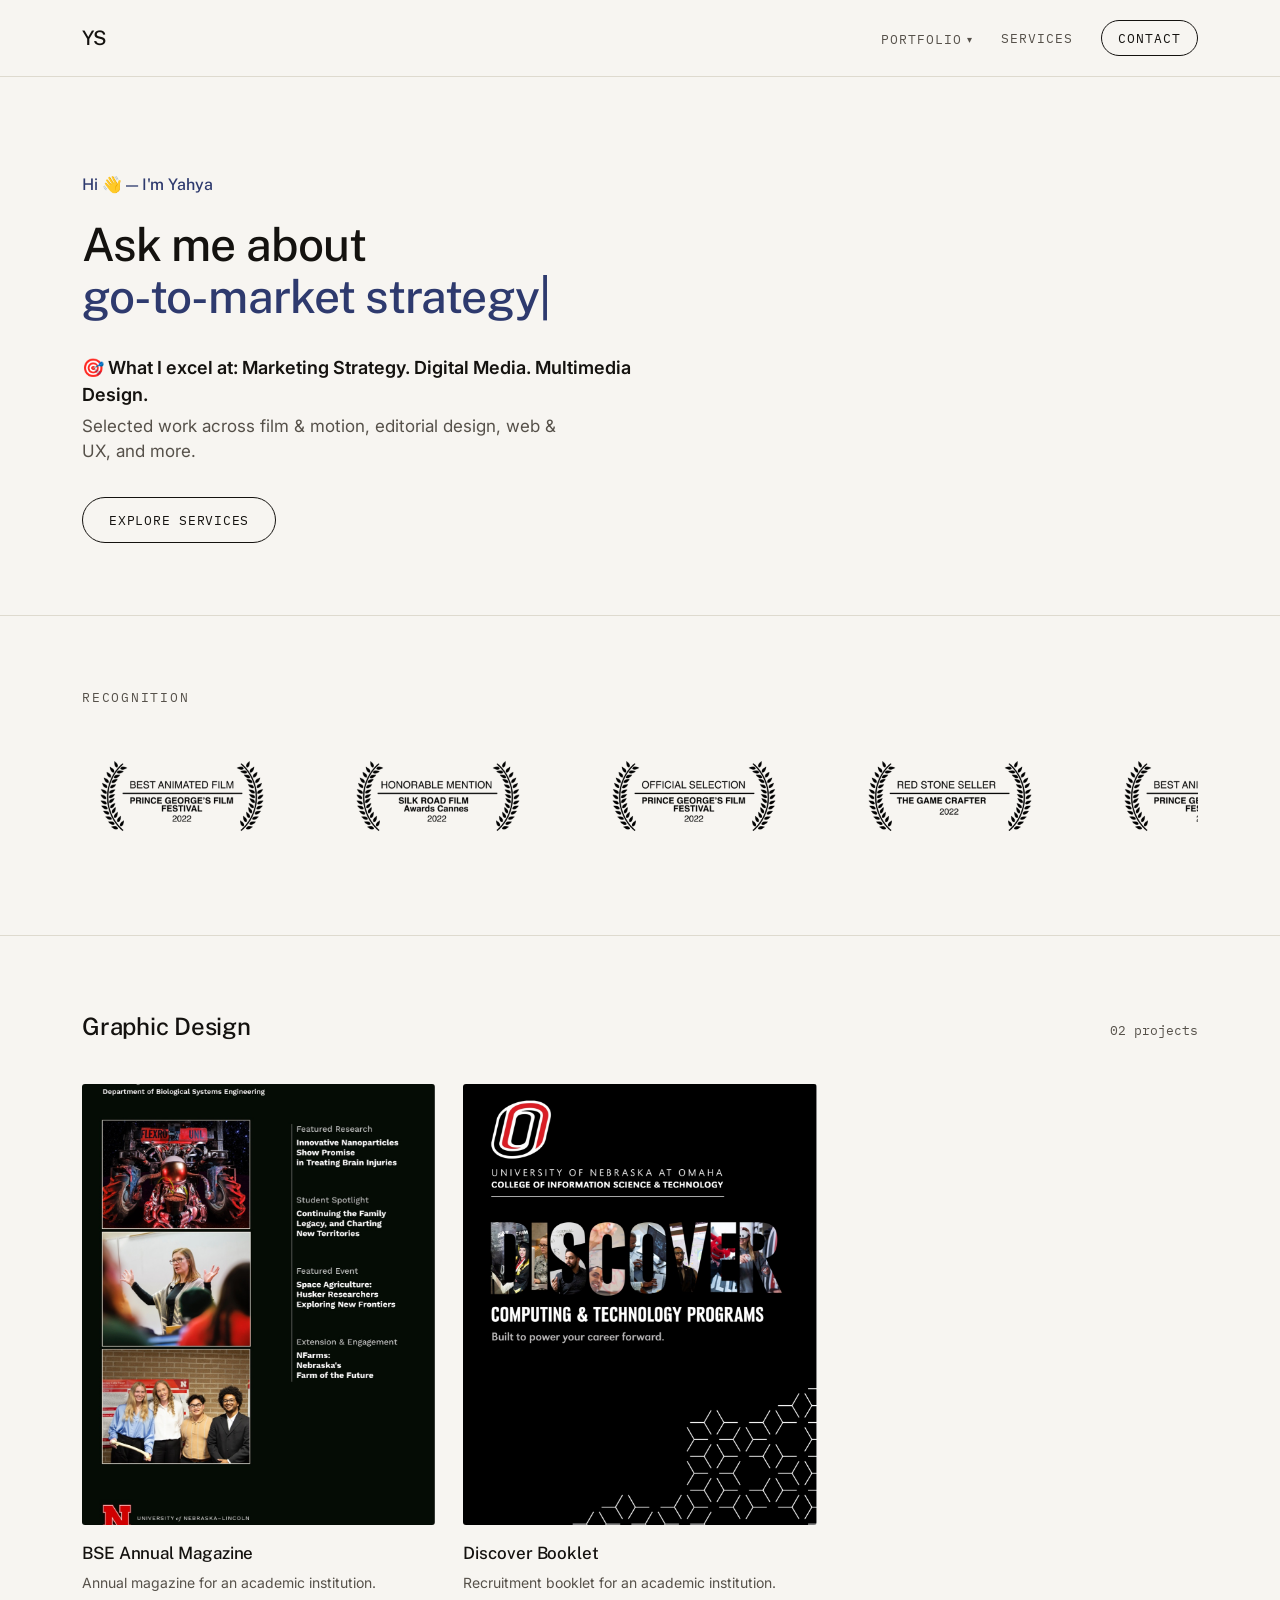
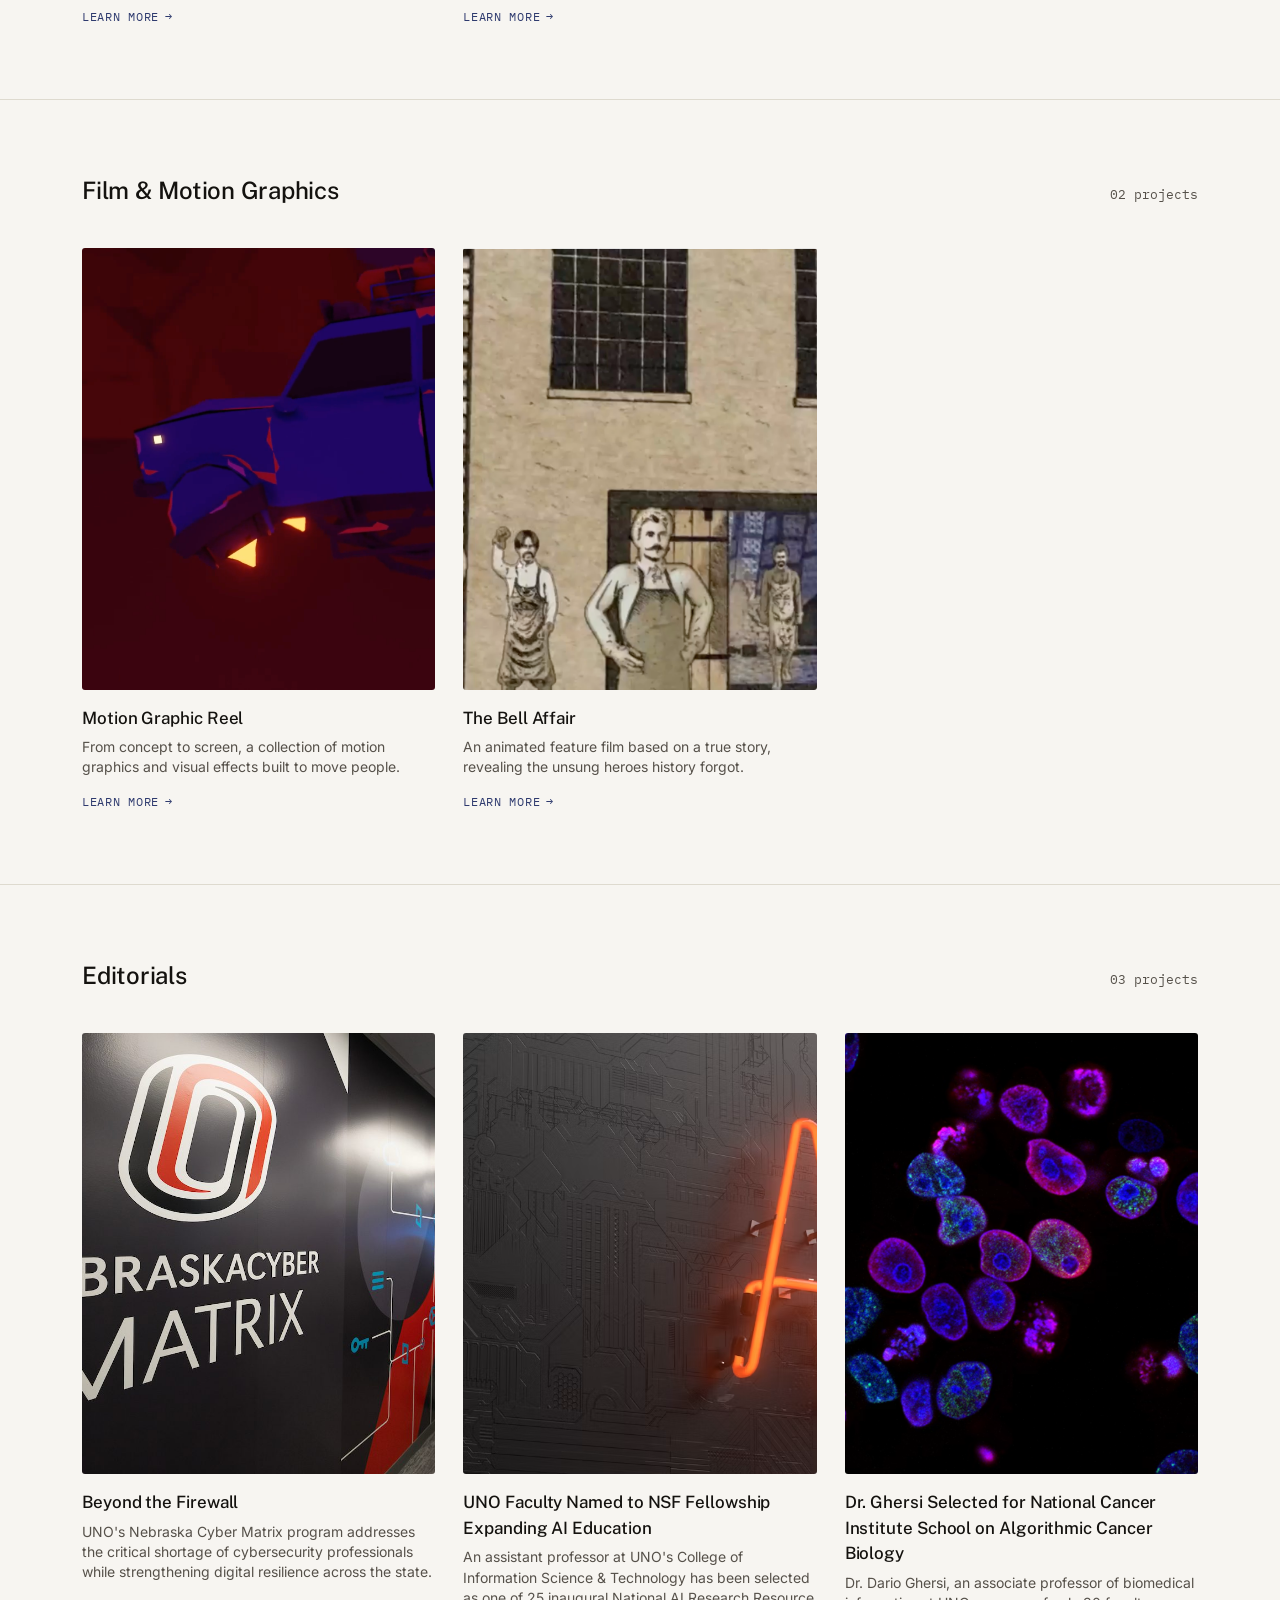
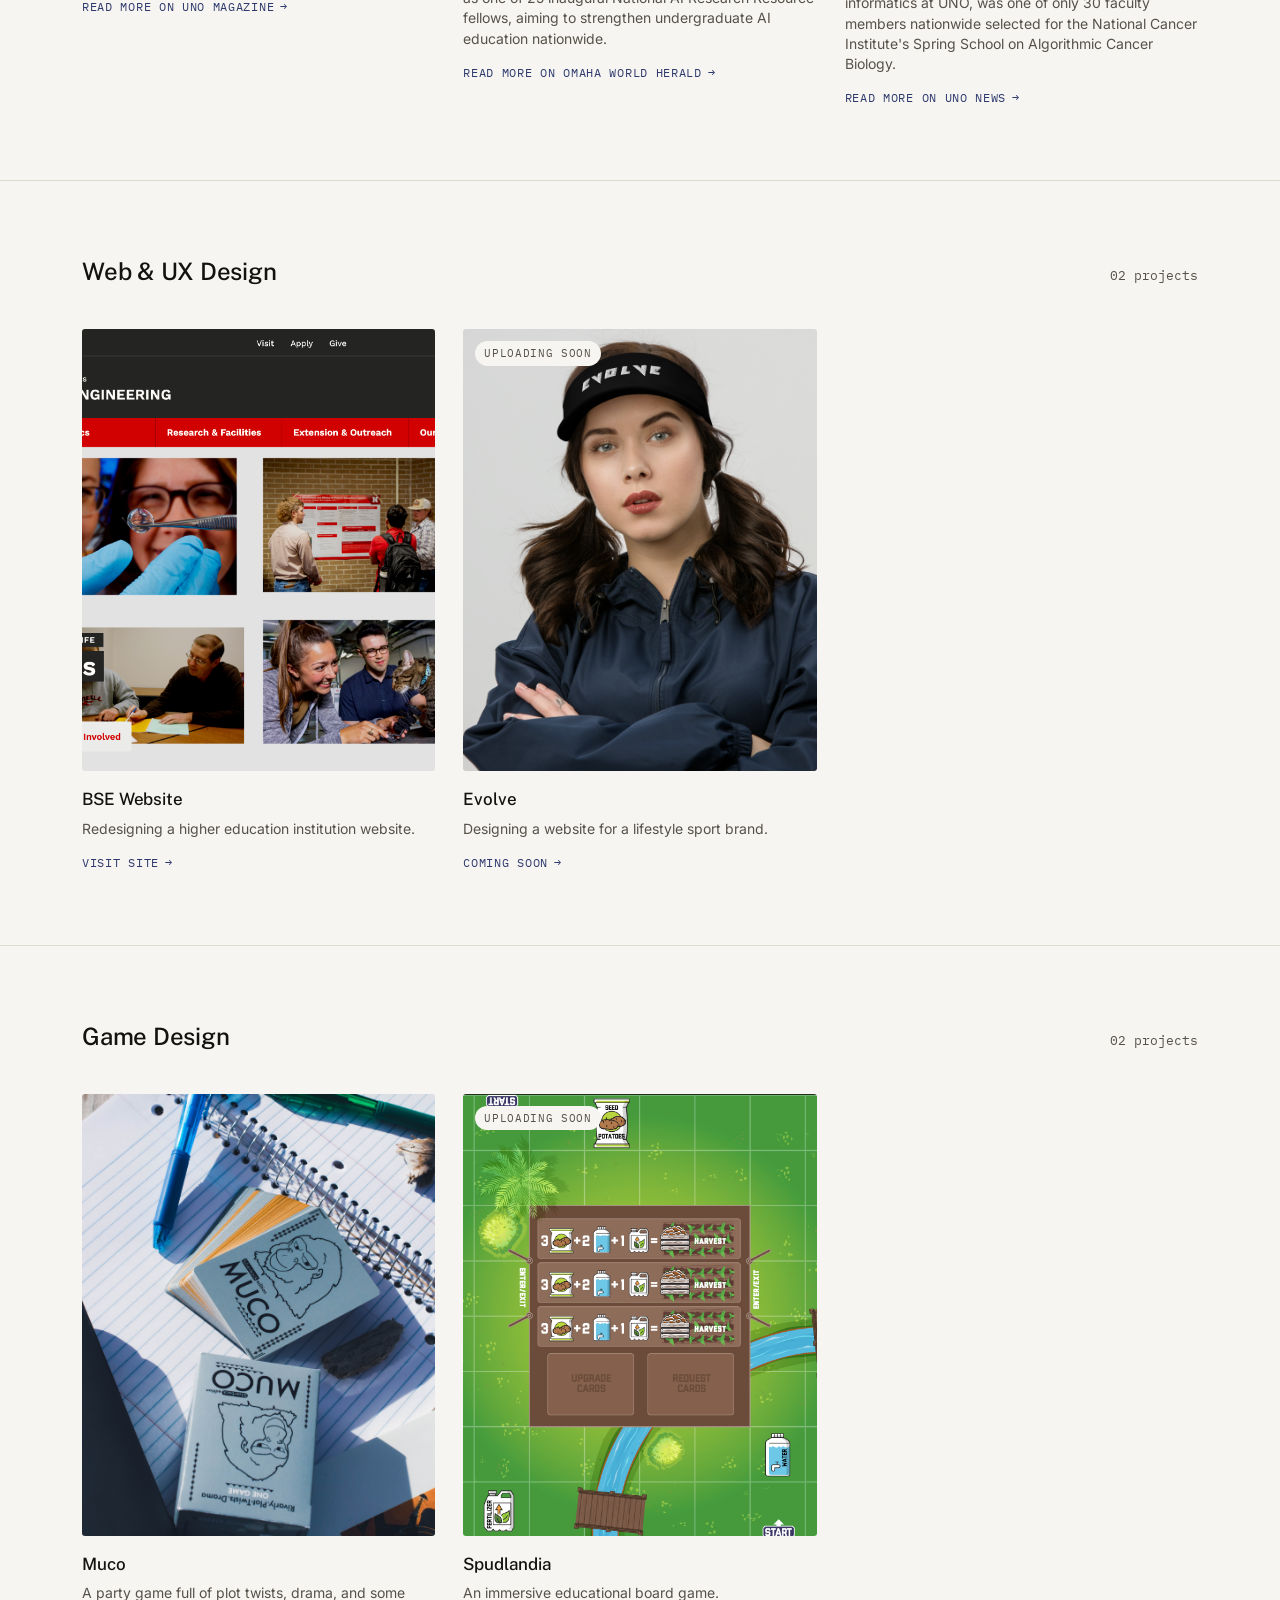
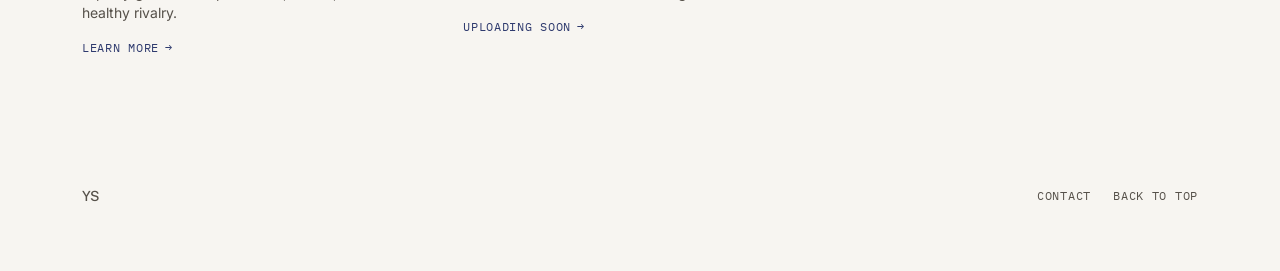
<file: index.html>
<!DOCTYPE html>
<html lang="en">
<head>
<meta charset="UTF-8">
<meta name="viewport" content="width=device-width, initial-scale=1">
<title>YSolutions</title>
<meta name="description" content="Marketing solutions made simple.">
<link rel="stylesheet" href="styles.css">
</head>
<body>

<nav class="site-nav">
  <div class="wrap">
    <a href="index.html" class="nav-mark">YS</a>
    <div class="nav-links">
      <div class="nav-dropdown">
        <button type="button" class="nav-dropdown-toggle" aria-haspopup="true" aria-expanded="false">Portfolio <span class="nav-dropdown-caret" aria-hidden="true">&#9662;</span></button>
        <div class="nav-dropdown-menu">
          <a href="#film">Film</a>
          <a href="#graphic-design">Graphic Design</a>
          <a href="#editorials">Editorials</a>
          <a href="#web">Web &amp; UX</a>
          <a href="#games">Games</a>
        </div>
      </div>
      <a href="services.html">Services</a>
      <a href="services.html#quote" class="nav-cta">Contact</a>
    </div>
  </div>
</nav>

<header class="hero">
  <div class="wrap">
    <p class="hero-eyebrow">Hi 👋 — I'm Yahya</p>
    <h1 class="hero-animated">
      <span class="static-part" aria-hidden="true">Ask me about</span>
      <span class="rotator" aria-hidden="true"><span id="rotator-text"></span><span class="cursor">|</span></span>
      <span class="sr-only">Ask me about go-to-market strategy, "finger lickin good" copy, tea or coffee?, animated infographics, AI design ops, Agentic Engineering Ops, building a scalable brand, my go-to playlist, and digital media strategy.</span>
    </h1>
    <p class="hero-tagline">🎯 What I excel at: Marketing Strategy. Digital Media. Multimedia Design.</p>
    <p class="hero-sub">Selected work across film &amp; motion, editorial design, web &amp; UX, and more.</p>
    <div class="hero-ctas">
      <a href="services.html" class="btn btn-solid">Explore Services</a>
    </div>
  </div>
</header>

<main>

  <section class="recognition-strip">
    <div class="wrap">
      <p class="trusted-label">Recognition</p>
      <div class="recognition-row">
        <div class="recognition-track">
          <div class="recognition-set">
            <img class="recognition-item" src="assets/awards/bell-affair-best-animated-film.avif" alt="The Bell Affair — Best Animated Film, Prince George's Film Festival, 2022" loading="lazy">
            <img class="recognition-item" src="assets/awards/bell-affair-honorable-mention.avif" alt="The Bell Affair — Honorable Mention, Silk Road Film Awards Cannes, 2022" loading="lazy">
            <img class="recognition-item" src="assets/awards/bell-affair-official-selection.avif" alt="The Bell Affair — Official Selection, Prince George's Film Festival, 2022" loading="lazy">
            <img class="recognition-item" src="assets/awards/muco-red-stone-seller.avif" alt="Muco — Red Stone Seller, The Game Crafter, 2022" loading="lazy">
          </div>
          <div class="recognition-set" aria-hidden="true">
            <img class="recognition-item" src="assets/awards/bell-affair-best-animated-film.avif" alt="" loading="lazy">
            <img class="recognition-item" src="assets/awards/bell-affair-honorable-mention.avif" alt="" loading="lazy">
            <img class="recognition-item" src="assets/awards/bell-affair-official-selection.avif" alt="" loading="lazy">
            <img class="recognition-item" src="assets/awards/muco-red-stone-seller.avif" alt="" loading="lazy">
          </div>
        </div>
      </div>
    </div>
  </section>

  <section class="category" id="graphic-design">
    <div class="wrap">
      <div class="category-head">
        <h2>Graphic Design</h2>
        <span class="category-count">02 projects</span>
      </div>
      <div class="grid">

        <a class="card" href="projects/bse-magazine.html">
          <div class="card-media">
            <img src="assets/projects/bse-magazine/01-cover.jpg" alt="BSE Annual Magazine cover" loading="lazy">
          </div>
          <h3>BSE Annual Magazine</h3>
          <p>Annual magazine for an academic institution.</p>
          <span class="card-link">Learn more</span>
        </a>

        <a class="card" href="projects/discover-booklet.html">
          <div class="card-media">
            <img src="assets/projects/discover-booklet/01-cover.jpg" alt="Discover Booklet cover" loading="lazy">
          </div>
          <h3>Discover Booklet</h3>
          <p>Recruitment booklet for an academic institution.</p>
          <span class="card-link">Learn more</span>
        </a>

      </div>
    </div>
  </section>

  <section class="category" id="film">
    <div class="wrap">
      <div class="category-head">
        <h2>Film &amp; Motion Graphics</h2>
        <span class="category-count">02 projects</span>
      </div>
      <div class="grid">

        <a class="card" href="projects/motion-reel.html">
          <div class="card-media">
            <img src="assets/projects/motion-reel/hero.png" alt="Still from Motion Graphic Reel" loading="lazy">
          </div>
          <h3>Motion Graphic Reel</h3>
          <p>From concept to screen, a collection of motion graphics and visual effects built to move people.</p>
          <span class="card-link">Learn more</span>
        </a>

        <!-- Temporarily hidden
        <a class="card" href="projects/event-photography.html">
          <div class="card-media">
            <img src="assets/projects/event-photography/hero.jpg" alt="Event photography sample" loading="lazy">
          </div>
          <h3>Event Photography</h3>
          <p>Event photography collection.</p>
          <span class="card-link">Learn more</span>
        </a>
        -->

        <a class="card" href="projects/bell-affair.html">
          <div class="card-media">
            <img src="assets/projects/bell-affair/key-art.png" alt="The Bell Affair key art" loading="lazy">
          </div>
          <h3>The Bell Affair</h3>
          <p>An animated feature film based on a true story, revealing the unsung heroes history forgot.</p>
          <span class="card-link">Learn more</span>
        </a>

      </div>
    </div>
  </section>

  <section class="category" id="editorials">
    <div class="wrap">
      <div class="category-head">
        <h2>Editorials</h2>
        <span class="category-count">03 projects</span>
      </div>
      <div class="grid">

        <a class="card" href="https://stories.unoalumni.org/beyond-the-firewall/" target="_blank" rel="noopener">
          <div class="card-media">
            <img src="assets/projects/articles/beyond-the-firewall.jpg" alt="Nebraska Cyber Matrix wall signage" loading="lazy">
          </div>
          <h3>Beyond the Firewall</h3>
          <p>UNO's Nebraska Cyber Matrix program addresses the critical shortage of cybersecurity professionals while strengthening digital resilience across the state.</p>
          <span class="card-link">Read More on UNO Magazine</span>
        </a>

        <a class="card" href="https://omaha.com/news/community/article_34d5da7f-fa08-5c99-94d9-7071b746bbe2.html" target="_blank" rel="noopener">
          <div class="card-media">
            <img src="assets/projects/articles/uno-faculty-ai-fellowship.avif" alt="Neon AI sign on a dark circuit-board wall" loading="lazy">
          </div>
          <h3>UNO Faculty Named to NSF Fellowship Expanding AI Education</h3>
          <p>An assistant professor at UNO's College of Information Science &amp; Technology has been selected as one of 25 inaugural National AI Research Resource fellows, aiming to strengthen undergraduate AI education nationwide.</p>
          <span class="card-link">Read More on Omaha World Herald</span>
        </a>

        <a class="card" href="https://www.unomaha.edu/college-of-information-science-and-technology/news/2025/09/dr-ghersi-among-30-faculty-selected-nationwide-for-national-cancer-institute-school-on-algorithmic-cancer-biology.php" target="_blank" rel="noopener">
          <div class="card-media">
            <img src="assets/projects/articles/dr-ghersi-cancer-institute.avif" alt="Cancer cells under fluorescence microscopy" loading="lazy">
          </div>
          <h3>Dr. Ghersi Selected for National Cancer Institute School on Algorithmic Cancer Biology</h3>
          <p>Dr. Dario Ghersi, an associate professor of biomedical informatics at UNO, was one of only 30 faculty members nationwide selected for the National Cancer Institute's Spring School on Algorithmic Cancer Biology.</p>
          <span class="card-link">Read More on UNO News</span>
        </a>

      </div>
    </div>
  </section>

  <section class="category" id="web">
    <div class="wrap">
      <div class="category-head">
        <h2>Web &amp; UX Design</h2>
        <span class="category-count">02 projects</span>
      </div>
      <div class="grid">

        <a class="card" href="https://bse.unl.edu/" target="_blank" rel="noopener">
          <div class="card-media">
            <img src="assets/projects/bse-website/hero.png" alt="BSE Website redesign screenshot" loading="lazy">
          </div>
          <h3>BSE Website</h3>
          <p>Redesigning a higher education institution website.</p>
          <span class="card-link">Visit Site</span>
        </a>

        <a class="card">
          <div class="card-media">
            <span class="card-status">Uploading soon</span>
            <img src="assets/projects/evolve/hero.png" alt="Evolve brand visor product shot" loading="lazy">
          </div>
          <h3>Evolve</h3>
          <p>Designing a website for a lifestyle sport brand.</p>
          <span class="card-link">Coming soon</span>
        </a>

      </div>
    </div>
  </section>

  <section class="category" id="games">
    <div class="wrap">
      <div class="category-head">
        <h2>Game Design</h2>
        <span class="category-count">02 projects</span>
      </div>
      <div class="grid">

        <a class="card" href="projects/muco.html">
          <div class="card-media">
            <img src="assets/projects/muco/card-photo.jpg" alt="Muco party game photo" loading="lazy">
          </div>
          <h3>Muco</h3>
          <p>A party game full of plot twists, drama, and some healthy rivalry.</p>
          <span class="card-link">Learn more</span>
        </a>

        <a class="card">
          <div class="card-media">
            <span class="card-status">Uploading soon</span>
            <img src="assets/projects/spudlandia/hero.png" alt="Spudlandia board game art" loading="lazy">
          </div>
          <h3>Spudlandia</h3>
          <p>An immersive educational board game.</p>
          <span class="card-link">Uploading soon</span>
        </a>

      </div>
    </div>
  </section>

</main>

<footer class="site-footer">
  <div class="wrap" style="display:flex; align-items:center; justify-content:space-between; width:100%; flex-wrap:wrap; gap:20px;">
    <span class="footer-mark">YS</span>
    <div class="footer-links">
      <a href="services.html#quote">Contact</a>
      <a href="#film">Back to top</a>
    </div>
  </div>
</footer>

<script src="assets/js/nav-dropdown.js"></script>

<script>
  (function () {
    var topics = [
      "go-to-market strategy",
      "\"finger lickin good\" copy",
      "tea or coffee?",
      "animated infographics",
      "AI design ops",
      "Agentic Engineering Ops",
      "building a scalable brand",
      "my go-to playlist",
      "digital media strategy"
    ];

    var el = document.getElementById('rotator-text');
    if (!el) return;

    if (window.matchMedia('(prefers-reduced-motion: reduce)').matches) {
      el.textContent = topics[0];
      return;
    }

    var TYPE_SPEED = 55;
    var DELETE_SPEED = 30;
    var PAUSE_AFTER_TYPE = 1400;
    var PAUSE_AFTER_DELETE = 300;

    var topicIndex = 0;
    var charIndex = 0;
    var deleting = false;

    function tick() {
      var current = topics[topicIndex];

      if (!deleting) {
        charIndex++;
        el.textContent = current.slice(0, charIndex);
        if (charIndex === current.length) {
          setTimeout(function () { deleting = true; tick(); }, PAUSE_AFTER_TYPE);
          return;
        }
        setTimeout(tick, TYPE_SPEED);
      } else {
        charIndex--;
        el.textContent = current.slice(0, charIndex);
        if (charIndex === 0) {
          deleting = false;
          topicIndex = (topicIndex + 1) % topics.length;
          setTimeout(tick, PAUSE_AFTER_DELETE);
          return;
        }
        setTimeout(tick, DELETE_SPEED);
      }
    }

    tick();
  })();
</script>

</body>
</html>
</file>
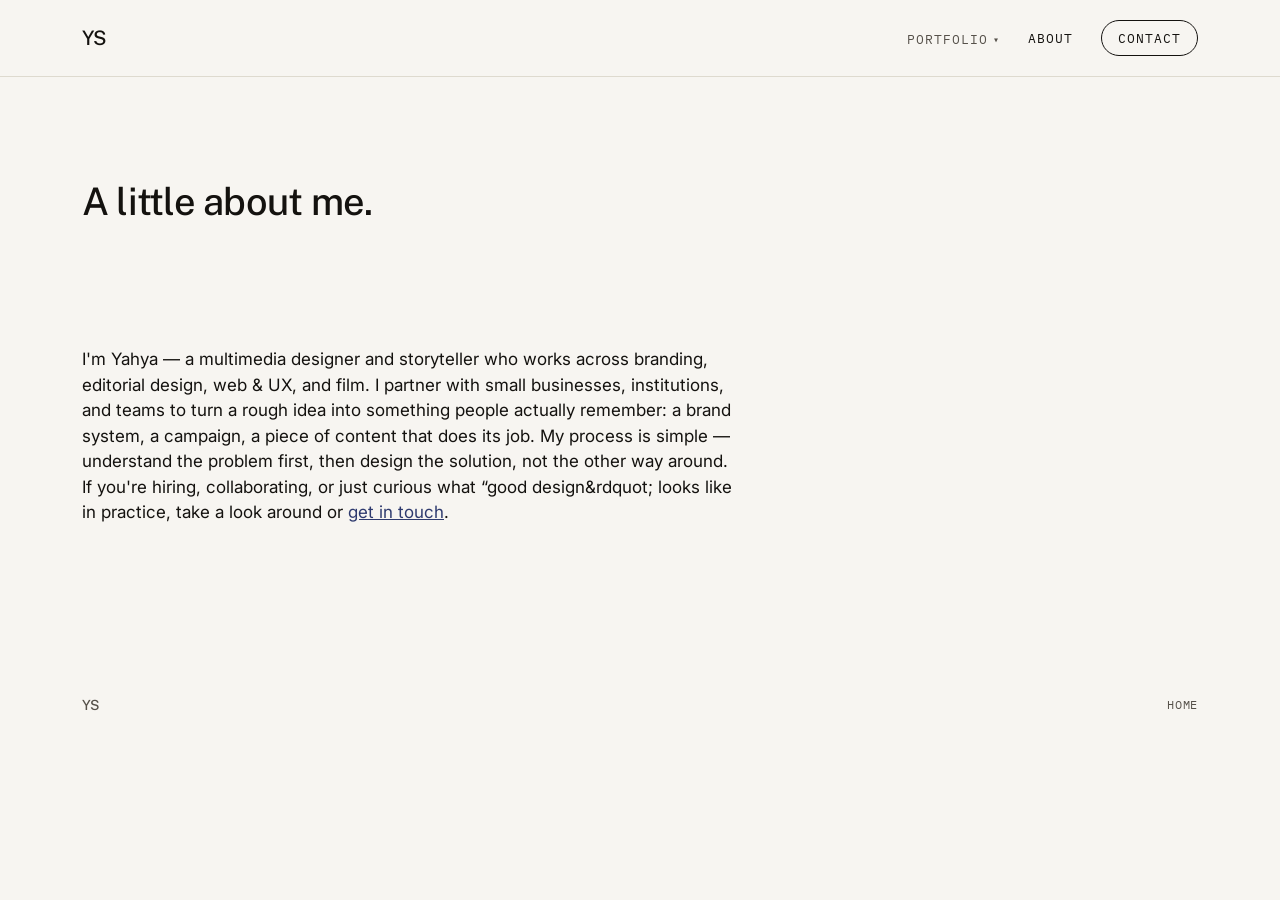
<file: about.html>
<!DOCTYPE html>
<html lang="en">
<head>
<meta charset="UTF-8">
<meta name="viewport" content="width=device-width, initial-scale=1">
<title>About — Ys Portfolio</title>
<meta name="description" content="About Yahya — multimedia designer and storyteller working across branding, editorial design, web & UX, and film.">
<link rel="stylesheet" href="styles.css">
</head>
<body>

<nav class="site-nav">
  <div class="wrap">
    <a href="index.html" class="nav-mark">YS</a>
    <div class="nav-links">
      <div class="nav-dropdown">
        <button type="button" class="nav-dropdown-toggle" aria-haspopup="true" aria-expanded="false">Portfolio <span class="nav-dropdown-caret" aria-hidden="true">&#9662;</span></button>
        <div class="nav-dropdown-menu">
          <a href="index.html#film">Film</a>
          <a href="index.html#graphic-design">Graphic Design</a>
          <a href="index.html#editorials">Editorials</a>
          <a href="index.html#web">Web &amp; UX</a>
          <a href="index.html#games">Games</a>
        </div>
      </div>
      <a href="about.html" class="active">About</a>
      <a href="services.html#quote" class="nav-cta">Contact</a>
    </div>
  </div>
</nav>

<header class="contact-hero">
  <div class="wrap">
    <h1>A little about me.</h1>
  </div>
</header>

<section>
  <div class="wrap about-content">
    <p>I'm Yahya — a multimedia designer and storyteller who works across branding, editorial design, web &amp; UX, and film. I partner with small businesses, institutions, and teams to turn a rough idea into something people actually remember: a brand system, a campaign, a piece of content that does its job. My process is simple — understand the problem first, then design the solution, not the other way around. If you're hiring, collaborating, or just curious what &ldquo;good design&rdquot; looks like in practice, take a look around or <a href="contact.html">get in touch</a>.</p>
  </div>
</section>

<footer class="site-footer">
  <div class="wrap" style="display:flex; align-items:center; justify-content:space-between; width:100%; flex-wrap:wrap; gap:20px;">
    <span class="footer-mark">YS</span>
    <div class="footer-links">
      <a href="index.html">Home</a>
    </div>
  </div>
</footer>

<script src="assets/js/nav-dropdown.js"></script>

</body>
</html>
</file>
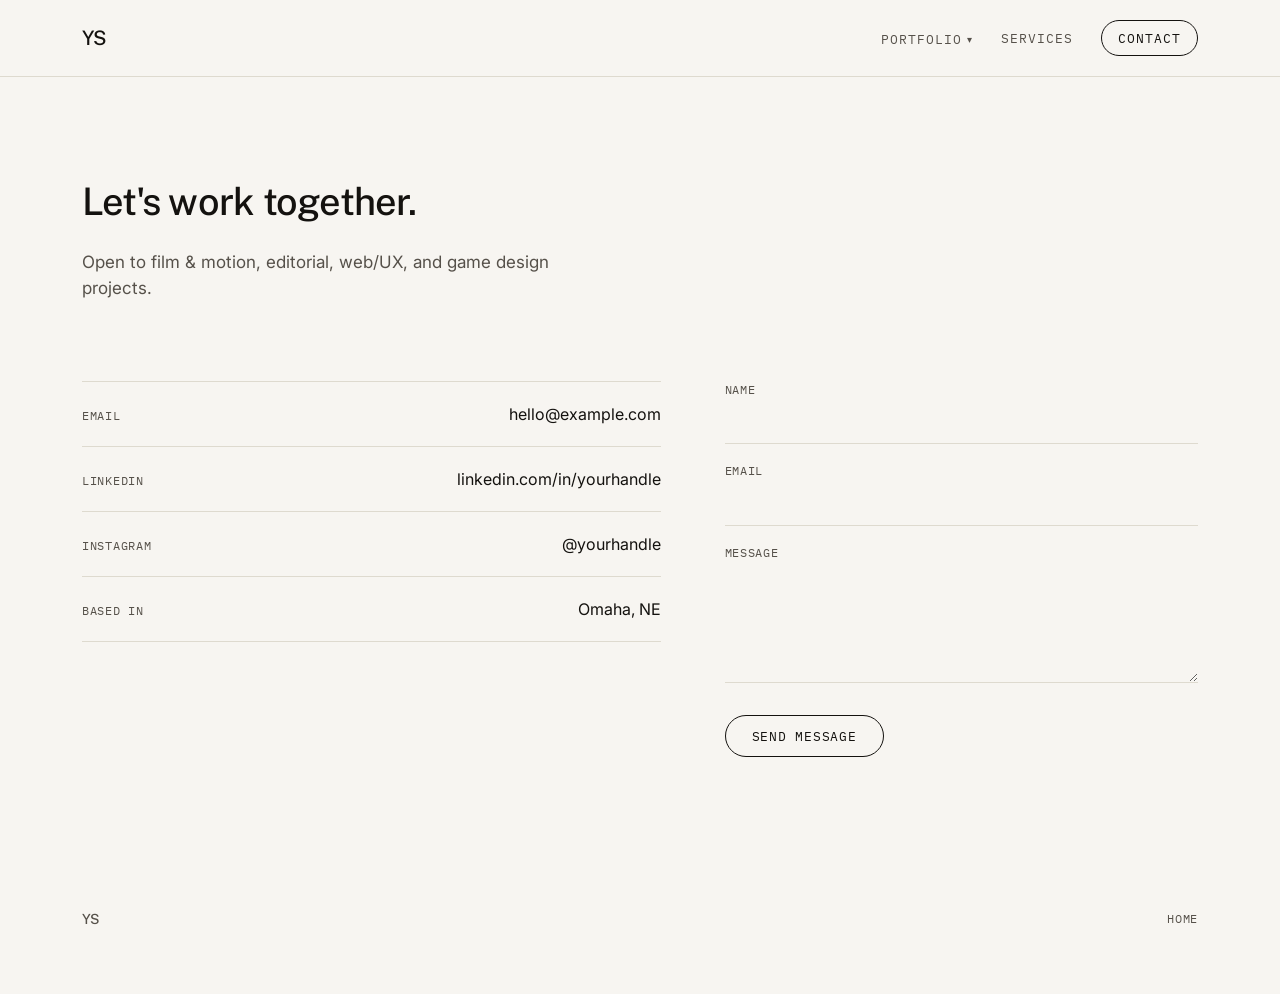
<file: contact.html>
<!DOCTYPE html>
<html lang="en">
<head>
<meta charset="UTF-8">
<meta name="viewport" content="width=device-width, initial-scale=1">
<title>Contact — Ys Portfolio</title>
<link rel="stylesheet" href="styles.css">
</head>
<body>

<nav class="site-nav">
  <div class="wrap">
    <a href="index.html" class="nav-mark">YS</a>
    <div class="nav-links">
      <div class="nav-dropdown">
        <button type="button" class="nav-dropdown-toggle" aria-haspopup="true" aria-expanded="false">Portfolio <span class="nav-dropdown-caret" aria-hidden="true">&#9662;</span></button>
        <div class="nav-dropdown-menu">
          <a href="index.html#film">Film</a>
          <a href="index.html#graphic-design">Graphic Design</a>
          <a href="index.html#editorials">Editorials</a>
          <a href="index.html#web">Web &amp; UX</a>
          <a href="index.html#games">Games</a>
        </div>
      </div>
      <a href="services.html">Services</a>
      <a href="contact.html" class="nav-cta active">Contact</a>
    </div>
  </div>
</nav>

<header class="contact-hero">
  <div class="wrap">
    <h1>Let's work together.</h1>
    <p class="hero-sub">Open to film &amp; motion, editorial, web/UX, and game design projects.</p>
  </div>
</header>

<section>
  <div class="wrap contact-grid">

    <ul class="contact-list">
      <li><span class="label">Email</span><a href="mailto:hello@example.com">hello@example.com</a></li>
      <li><span class="label">LinkedIn</span><a href="#" target="_blank" rel="noopener">linkedin.com/in/yourhandle</a></li>
      <li><span class="label">Instagram</span><a href="#" target="_blank" rel="noopener">@yourhandle</a></li>
      <li><span class="label">Based in</span><span>Omaha, NE</span></li>
    </ul>

    <form class="contact-form" onsubmit="return handleSubmit(event)">
      <div>
        <label for="name">Name</label>
        <input id="name" name="name" type="text" required>
      </div>
      <div>
        <label for="email">Email</label>
        <input id="email" name="email" type="email" required>
      </div>
      <div>
        <label for="message">Message</label>
        <textarea id="message" name="message" rows="5" required></textarea>
      </div>
      <button type="submit">Send message</button>
    </form>

  </div>
</section>

<footer class="site-footer">
  <div class="wrap" style="display:flex; align-items:center; justify-content:space-between; width:100%; flex-wrap:wrap; gap:20px;">
    <span class="footer-mark">YS</span>
    <div class="footer-links">
      <a href="index.html">Home</a>
    </div>
  </div>
</footer>

<script src="assets/js/nav-dropdown.js"></script>

<script>
  // Placeholder handler — replace with Formspree, Netlify Forms, or a mailto fallback.
  function handleSubmit(e) {
    e.preventDefault();
    alert("This form isn't wired up to send messages yet. Connect it to a service like Formspree or Netlify Forms, or swap it for a mailto link.");
    return false;
  }
</script>

</body>
</html>
</file>
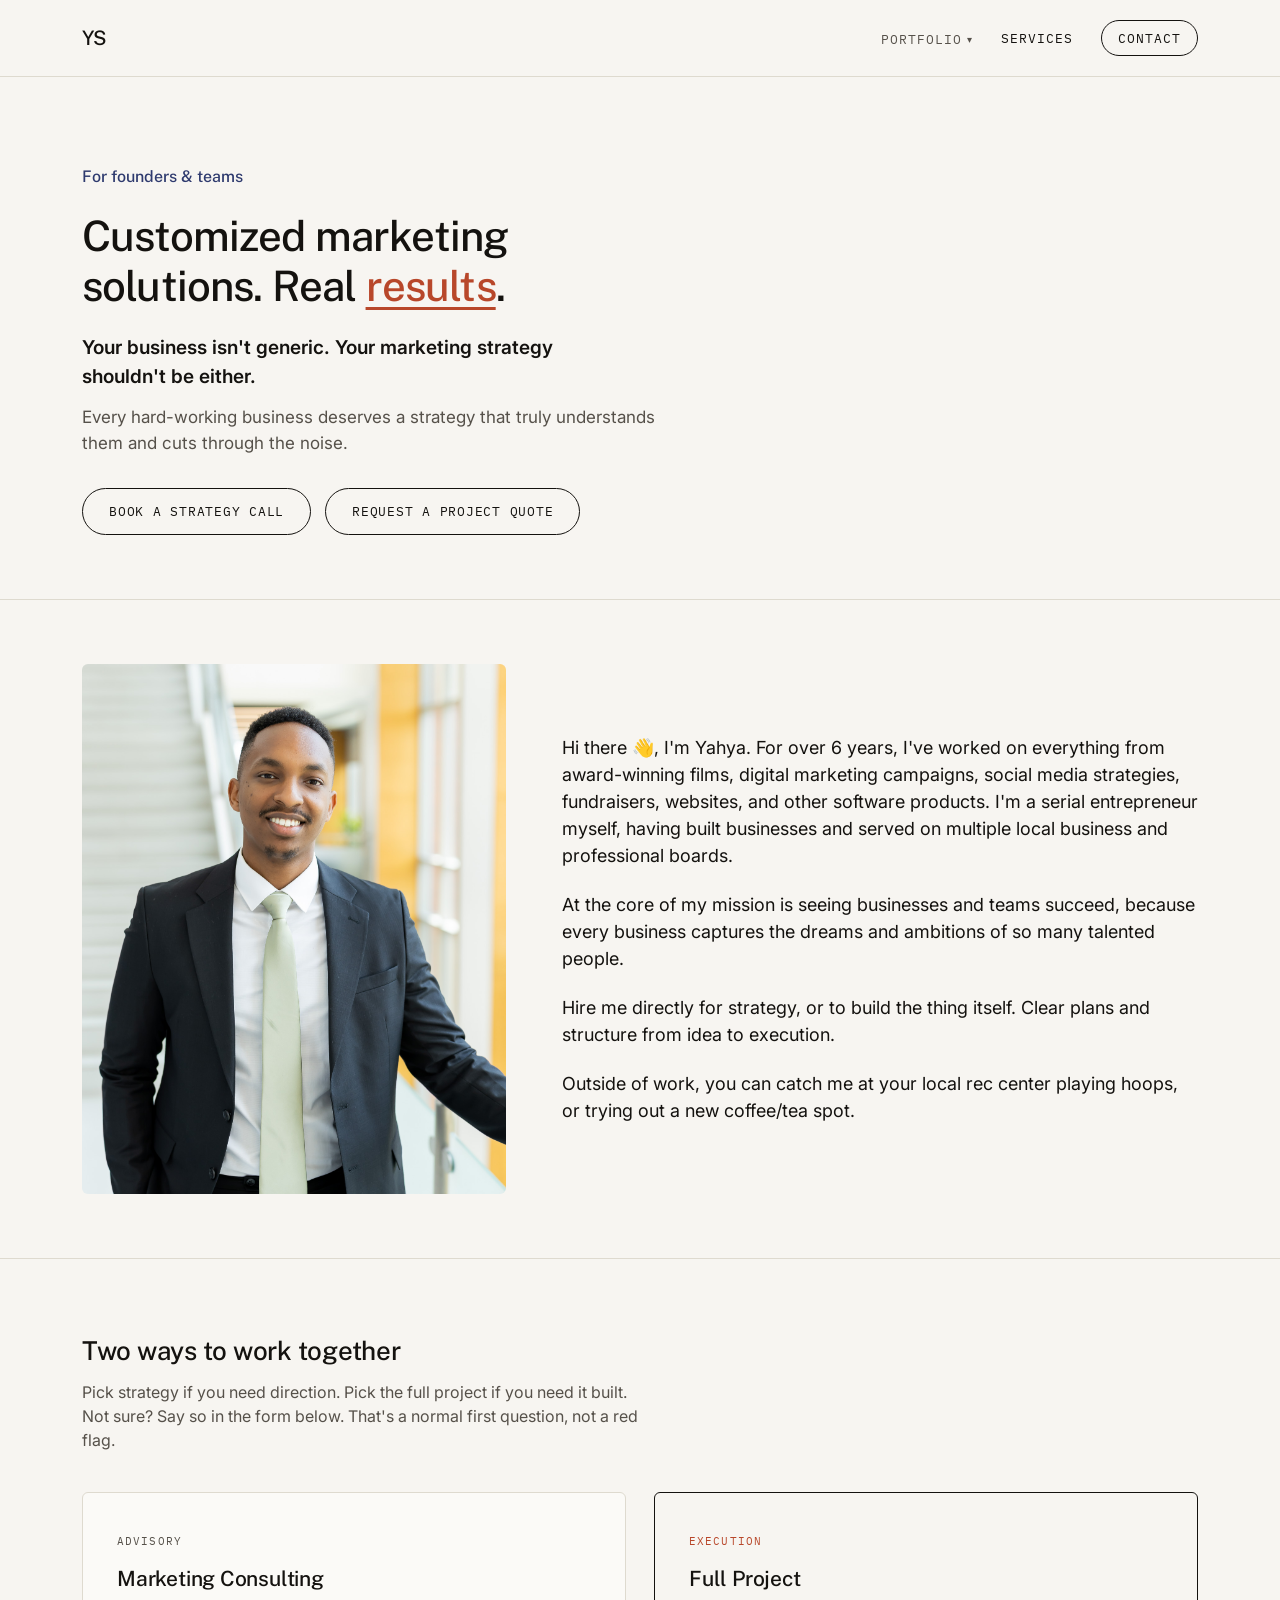
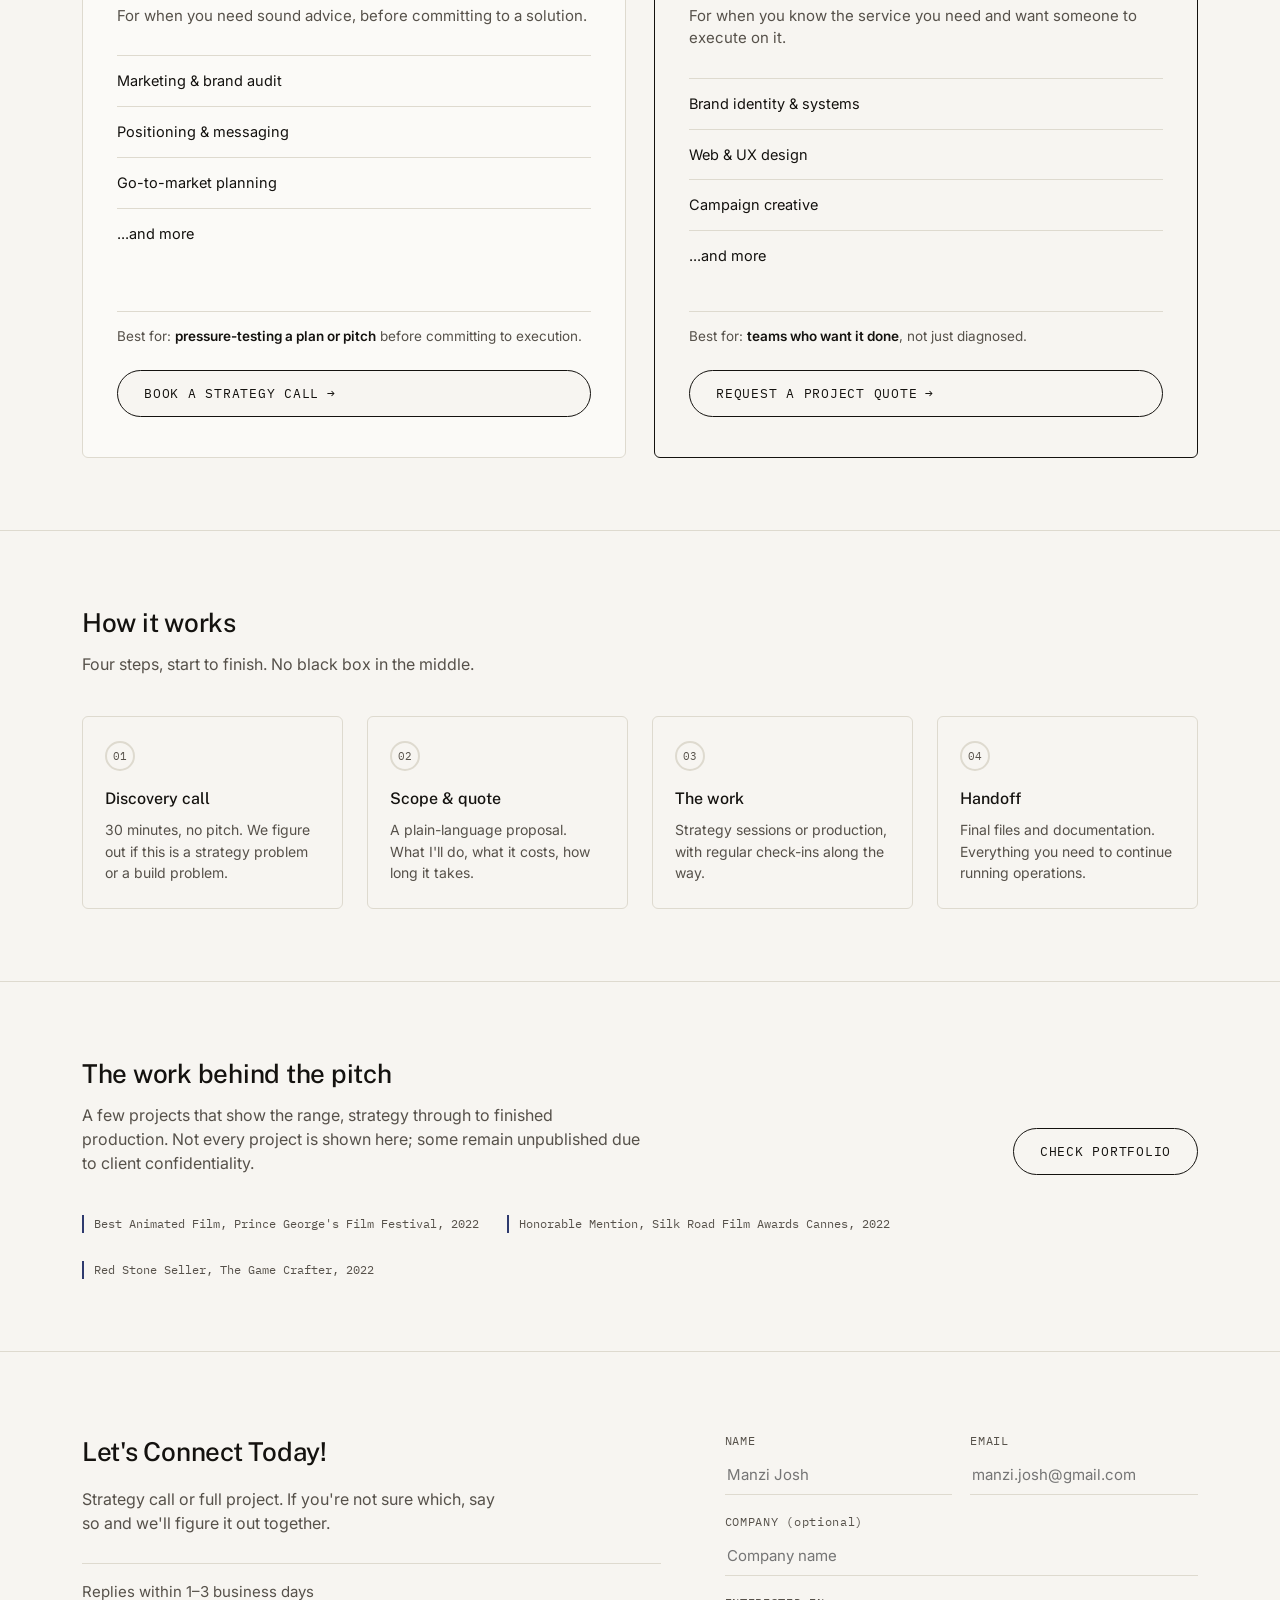
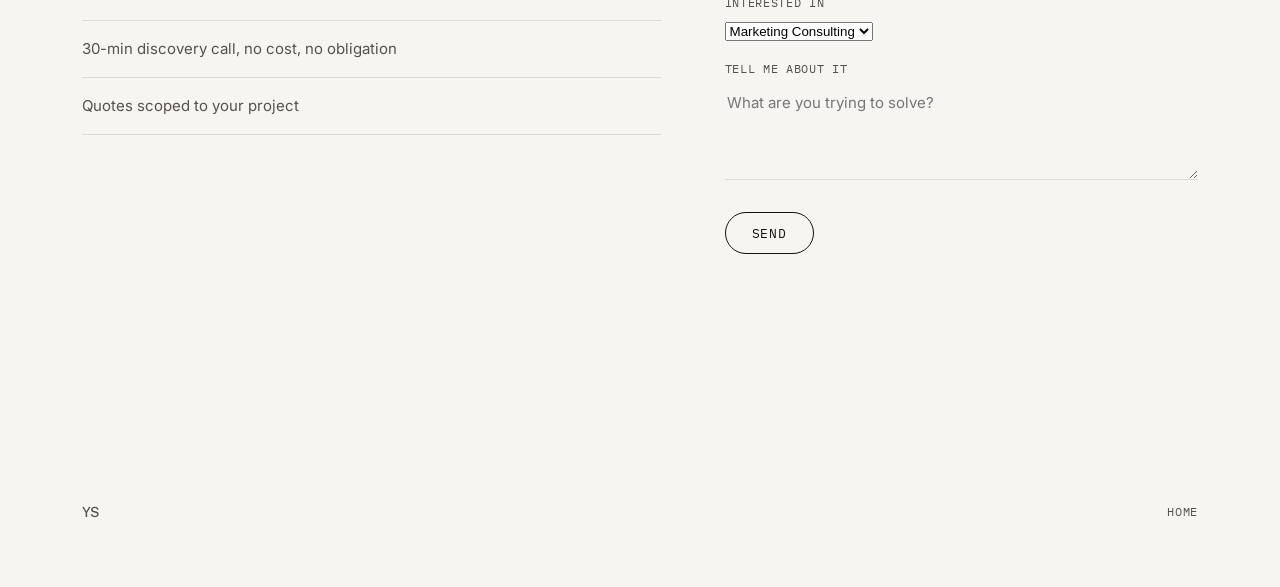
<file: services.html>
<!DOCTYPE html>
<html lang="en">
<head>
<meta charset="UTF-8">
<meta name="viewport" content="width=device-width, initial-scale=1">
<title>Services — Ys Portfolio</title>
<meta name="description" content="Marketing strategy consulting and full-service design & marketing execution with Yahya.">
<link rel="stylesheet" href="styles.css">
</head>
<body>

<nav class="site-nav">
  <div class="wrap">
    <a href="index.html" class="nav-mark">YS</a>
    <div class="nav-links">
      <div class="nav-dropdown">
        <button type="button" class="nav-dropdown-toggle" aria-haspopup="true" aria-expanded="false">Portfolio <span class="nav-dropdown-caret" aria-hidden="true">&#9662;</span></button>
        <div class="nav-dropdown-menu">
          <a href="index.html#film">Film</a>
          <a href="index.html#graphic-design">Graphic Design</a>
          <a href="index.html#editorials">Editorials</a>
          <a href="index.html#web">Web &amp; UX</a>
          <a href="index.html#games">Games</a>
        </div>
      </div>
      <a href="services.html" class="active">Services</a>
      <a href="#quote" class="nav-cta">Contact</a>
    </div>
  </div>
</nav>

<header class="services-hero">
  <div class="wrap">
    <p class="hero-eyebrow">For founders &amp; teams</p>
    <h1>Customized marketing solutions. Real <span class="circle-word" id="typed-results">results</span><span class="type-cursor is-done" id="typed-cursor" aria-hidden="true">|</span>.</h1>
    <p class="hero-lead">Your business isn't generic. Your marketing strategy shouldn't be either.</p>
    <p class="sub">Every hard-working business deserves a strategy that truly understands them and cuts through the noise.</p>
    <div class="hero-ctas">
      <a href="#quote" class="btn btn-solid">Book a strategy call</a>
      <a href="#quote" class="btn btn-outline">Request a project quote</a>
    </div>
  </div>
</header>

<section class="intro">
  <div class="wrap intro-grid">
    <div class="intro-media">
      <img src="assets/projects/services/Yahya-headshot.jpg" alt="Portrait of Yahya">
    </div>
    <div class="intro-copy">
      <p>Hi there 👋, I'm Yahya. For over 6 years, I've worked on everything from award-winning films, digital marketing campaigns, social media strategies, fundraisers, websites, and other software products. I'm a serial entrepreneur myself, having built businesses and served on multiple local business and professional boards.</p>
      <p>At the core of my mission is seeing businesses and teams succeed, because every business captures the dreams and ambitions of so many talented people.</p>
      <p>Hire me directly for strategy, or to build the thing itself. Clear plans and structure from idea to execution.</p>
      <p>Outside of work, you can catch me at your local rec center playing hoops, or trying out a new coffee/tea spot.</p>
    </div>
  </div>
</section>

<section class="tiers">
  <div class="wrap">
    <div class="section-head">
      <h2>Two ways to work together</h2>
      <p>Pick strategy if you need direction. Pick the full project if you need it built. Not sure? Say so in the form below. That's a normal first question, not a red flag.</p>
    </div>
    <div class="tier-grid">

      <div class="tier-card">
        <p class="tier-kicker">Advisory</p>
        <h3>Marketing Consulting</h3>
        <p class="tier-tagline">For when you need sound advice, before committing to a solution.</p>
        <ul class="tier-list">
          <li>Marketing &amp; brand audit</li>
          <li>Positioning &amp; messaging</li>
          <li>Go-to-market planning</li>
          <li>...and more</li>
        </ul>
        <p class="tier-best">Best for: <strong>pressure-testing a plan or pitch</strong> before committing to execution.</p>
        <a href="#quote" class="btn btn-outline">Book a strategy call <span class="btn-arrow">→</span></a>
      </div>

      <div class="tier-card is-build">
        <p class="tier-kicker">Execution</p>
        <h3>Full Project</h3>
        <p class="tier-tagline">For when you know the service you need and want someone to execute on it.</p>
        <ul class="tier-list">
          <li>Brand identity &amp; systems</li>
          <li>Web &amp; UX design</li>
          <li>Campaign creative</li>
          <li>...and more</li>
        </ul>
        <p class="tier-best">Best for: <strong>teams who want it done</strong>, not just diagnosed.</p>
        <a href="#quote" class="btn btn-solid">Request a project quote <span class="btn-arrow">→</span></a>
      </div>

    </div>
  </div>
</section>

<section class="process">
  <div class="wrap">
    <div class="section-head">
      <h2>How it works</h2>
      <p>Four steps, start to finish. No black box in the middle.</p>
    </div>
    <div class="process-grid">
      <div class="process-step">
        <div class="process-num">01</div>
        <h4>Discovery call</h4>
        <p>30 minutes, no pitch. We figure out if this is a strategy problem or a build problem.</p>
      </div>
      <div class="process-step">
        <div class="process-num">02</div>
        <h4>Scope &amp; quote</h4>
        <p>A plain-language proposal. What I'll do, what it costs, how long it takes.</p>
      </div>
      <div class="process-step">
        <div class="process-num">03</div>
        <h4>The work</h4>
        <p>Strategy sessions or production, with regular check-ins along the way.</p>
      </div>
      <div class="process-step">
        <div class="process-num">04</div>
        <h4>Handoff</h4>
        <p>Final files and documentation. Everything you need to continue running operations.</p>
      </div>
    </div>
  </div>
</section>

<section class="proof">
  <div class="wrap">
    <div class="section-head proof-head">
      <div>
        <h2>The work behind the pitch</h2>
        <p>A few projects that show the range, strategy through to finished production. Not every project is shown here; some remain unpublished due to client confidentiality.</p>
      </div>
      <a href="index.html" class="btn btn-outline proof-head-btn">Check portfolio</a>
    </div>
    <div class="proof-badges">
      <span>Best Animated Film, Prince George's Film Festival, 2022</span>
      <span>Honorable Mention, Silk Road Film Awards Cannes, 2022</span>
      <span>Red Stone Seller, The Game Crafter, 2022</span>
    </div>
  </div>
</section>

<section class="quote" id="quote">
  <div class="wrap contact-grid">
    <div class="quote-copy">
      <h2 class="project-block-title" style="margin-bottom:16px;">Let's Connect Today!</h2>
      <p>Strategy call or full project. If you're not sure which, say so and we'll figure it out together.</p>
      <ul class="plain-list">
        <li>Replies within 1–3 business days</li>
        <li>30-min discovery call, no cost, no obligation</li>
        <li>Quotes scoped to your project</li>
      </ul>
    </div>

    <form class="contact-form" id="quote-form"
          action="https://docs.google.com/forms/d/e/1FAIpQLSdt5p1BlQnbpjhag-dxVO5xgoXcU3Dyo1Rx1QqUgr63098f8g/formResponse"
          method="POST" target="hidden_iframe" onsubmit="handleSubmit(event)">
      <div class="form-row">
        <div>
          <label for="name">Name</label>
          <input id="name" name="entry.74555228" type="text" placeholder="Manzi Josh" required>
        </div>
        <div>
          <label for="email">Email</label>
          <input id="email" name="entry.278512208" type="email" placeholder="manzi.josh@gmail.com" required>
        </div>
      </div>
      <div>
        <label for="company">Company <span style="text-transform:none;">(optional)</span></label>
        <input id="company" name="entry.1110105190" type="text" placeholder="Company name">
      </div>
      <div>
        <label for="interest">Interested in</label>
        <select id="interest" name="entry.35492724">
          <option>Marketing Consulting</option>
          <option>Full Project</option>
          <option>Not sure yet</option>
          <option>Other</option>
        </select>
      </div>
      <div>
        <label for="message">Tell me about it</label>
        <textarea id="message" name="entry.880522548" rows="4" placeholder="What are you trying to solve?" required></textarea>
      </div>
      <button type="submit">Send</button>
    </form>

    <p class="form-success" id="form-success" hidden>Thanks! Your message is in. I reply within 1&ndash;3 business days.</p>

    <iframe name="hidden_iframe" id="hidden_iframe" style="display:none;" title="form submission target"></iframe>
  </div>
</section>

<footer class="site-footer">
  <div class="wrap" style="display:flex; align-items:center; justify-content:space-between; width:100%; flex-wrap:wrap; gap:20px;">
    <span class="footer-mark">YS</span>
    <div class="footer-links">
      <a href="index.html">Home</a>
    </div>
  </div>
</footer>

<script src="assets/js/nav-dropdown.js"></script>

<script>
  // Submits to a Google Form's formResponse endpoint via a hidden iframe
  // (Google doesn't allow reading the response directly, so we can't
  // confirm success beyond "the iframe finished loading").
  var quoteFormSubmitted = false;

  document.getElementById('hidden_iframe').addEventListener('load', function () {
    if (!quoteFormSubmitted) return;
    document.getElementById('quote-form').hidden = true;
    document.getElementById('form-success').hidden = false;
  });

  function handleSubmit(e) {
    quoteFormSubmitted = true;
    // no preventDefault — let the browser POST normally into the hidden iframe
  }
</script>

<script>
  (function () {
    var word = "results";
    var typedEl = document.getElementById('typed-results');
    var cursorEl = document.getElementById('typed-cursor');
    if (!typedEl || !cursorEl) return;

    if (window.matchMedia('(prefers-reduced-motion: reduce)').matches) {
      return;
    }

    var TYPE_SPEED = 65;
    typedEl.textContent = '';
    cursorEl.classList.remove('is-done');

    var i = 0;
    function tick() {
      i++;
      typedEl.textContent = word.slice(0, i);
      if (i < word.length) {
        setTimeout(tick, TYPE_SPEED);
      } else {
        cursorEl.classList.add('is-done');
      }
    }
    tick();
  })();
</script>

</body>
</html>
</file>
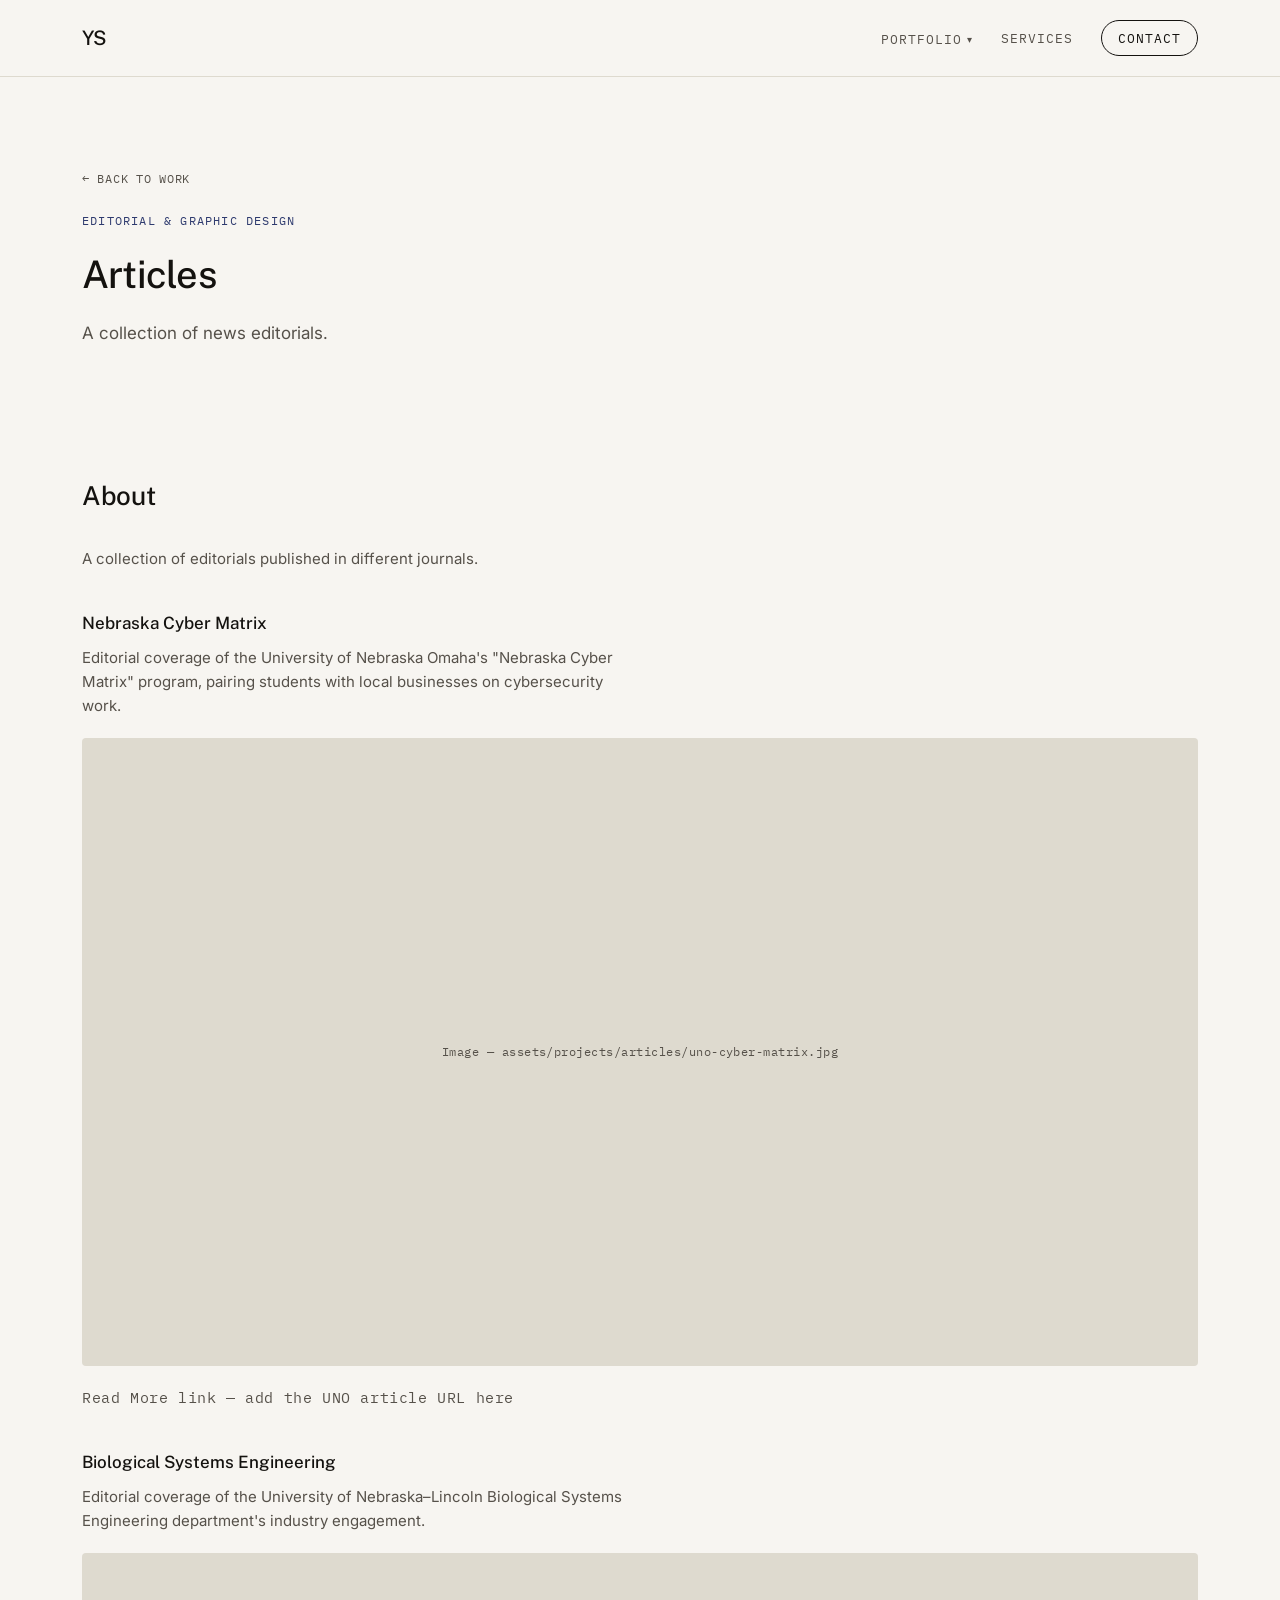
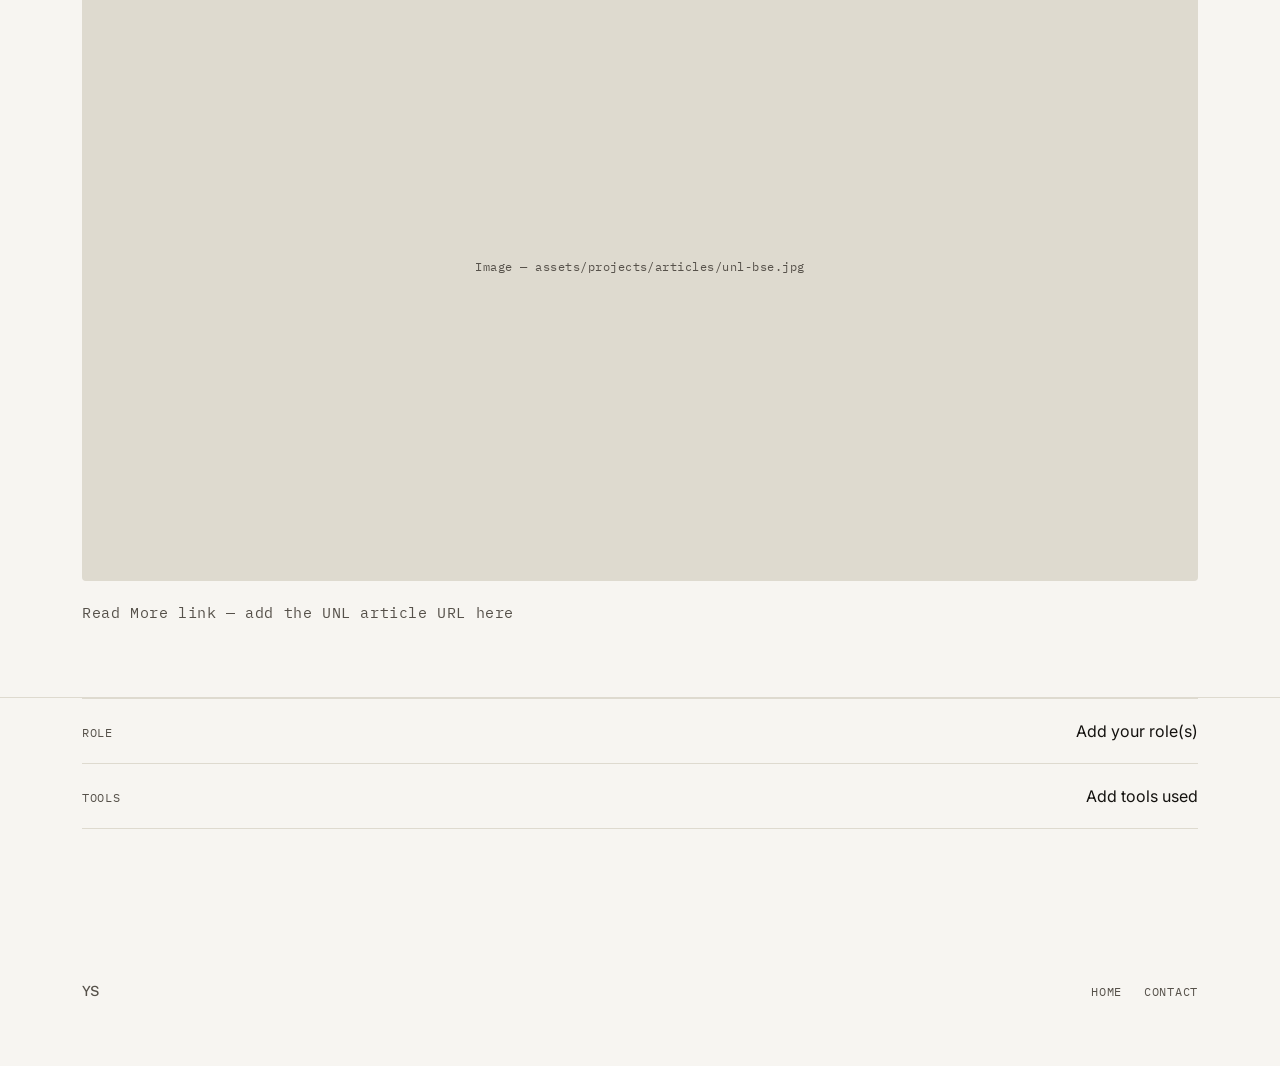
<file: projects/articles.html>
<!DOCTYPE html>
<html lang="en">
<head>
<meta charset="UTF-8">
<meta name="viewport" content="width=device-width, initial-scale=1">
<title>Articles — Ys Portfolio</title>
<link rel="stylesheet" href="../styles.css">
</head>
<body>

<nav class="site-nav">
  <div class="wrap">
    <a href="../index.html" class="nav-mark">YS</a>
    <div class="nav-links">
      <div class="nav-dropdown">
        <button type="button" class="nav-dropdown-toggle" aria-haspopup="true" aria-expanded="false">Portfolio <span class="nav-dropdown-caret" aria-hidden="true">&#9662;</span></button>
        <div class="nav-dropdown-menu">
          <a href="../index.html#film">Film</a>
          <a href="../index.html#graphic-design">Graphic Design</a>
          <a href="../index.html#editorials">Editorials</a>
          <a href="../index.html#web">Web &amp; UX</a>
          <a href="../index.html#games">Games</a>
        </div>
      </div>
      <a href="../services.html">Services</a>
      <a href="../services.html#quote" class="nav-cta">Contact</a>
    </div>
  </div>
</nav>

<header class="project-hero">
  <div class="wrap">
    <a class="back-link" href="../index.html">&larr; Back to work</a>
    <p class="cat">Editorial &amp; Graphic Design</p>
    <h1>Articles</h1>
    <p>A collection of news editorials.</p>
  </div>
</header>

<section class="project-block">
  <div class="wrap">
    <h2 class="project-block-title">About</h2>
    <div class="project-subblock">
      <p>A collection of editorials published in different journals.</p>
    </div>

    <div class="project-subblock">
      <h3 class="project-subblock-title">Nebraska Cyber Matrix</h3>
      <p>Editorial coverage of the University of Nebraska Omaha's "Nebraska Cyber Matrix" program, pairing students with local businesses on cybersecurity work.</p>
      <div class="media-placeholder">
        <span>Image — assets/projects/articles/uno-cyber-matrix.jpg</span>
      </div>
      <p class="todo-note">Read More link — add the UNO article URL here</p>
    </div>

    <div class="project-subblock">
      <h3 class="project-subblock-title">Biological Systems Engineering</h3>
      <p>Editorial coverage of the University of Nebraska&ndash;Lincoln Biological Systems Engineering department's industry engagement.</p>
      <div class="media-placeholder">
        <span>Image — assets/projects/articles/unl-bse.jpg</span>
      </div>
      <p class="todo-note">Read More link — add the UNL article URL here</p>
    </div>
  </div>
</section>

<section class="project-details">
  <div class="wrap">
    <ul class="contact-list">
      <li><span class="label">Role</span><span>Add your role(s)</span></li>
      <li><span class="label">Tools</span><span>Add tools used</span></li>
    </ul>
  </div>
</section>

<footer class="site-footer">
  <div class="wrap" style="display:flex; align-items:center; justify-content:space-between; width:100%; flex-wrap:wrap; gap:20px;">
    <span class="footer-mark">YS</span>
    <div class="footer-links">
      <a href="../index.html">Home</a>
      <a href="../services.html#quote">Contact</a>
    </div>
  </div>
</footer>

<script src="../assets/js/nav-dropdown.js"></script>

</body>
</html>
</file>
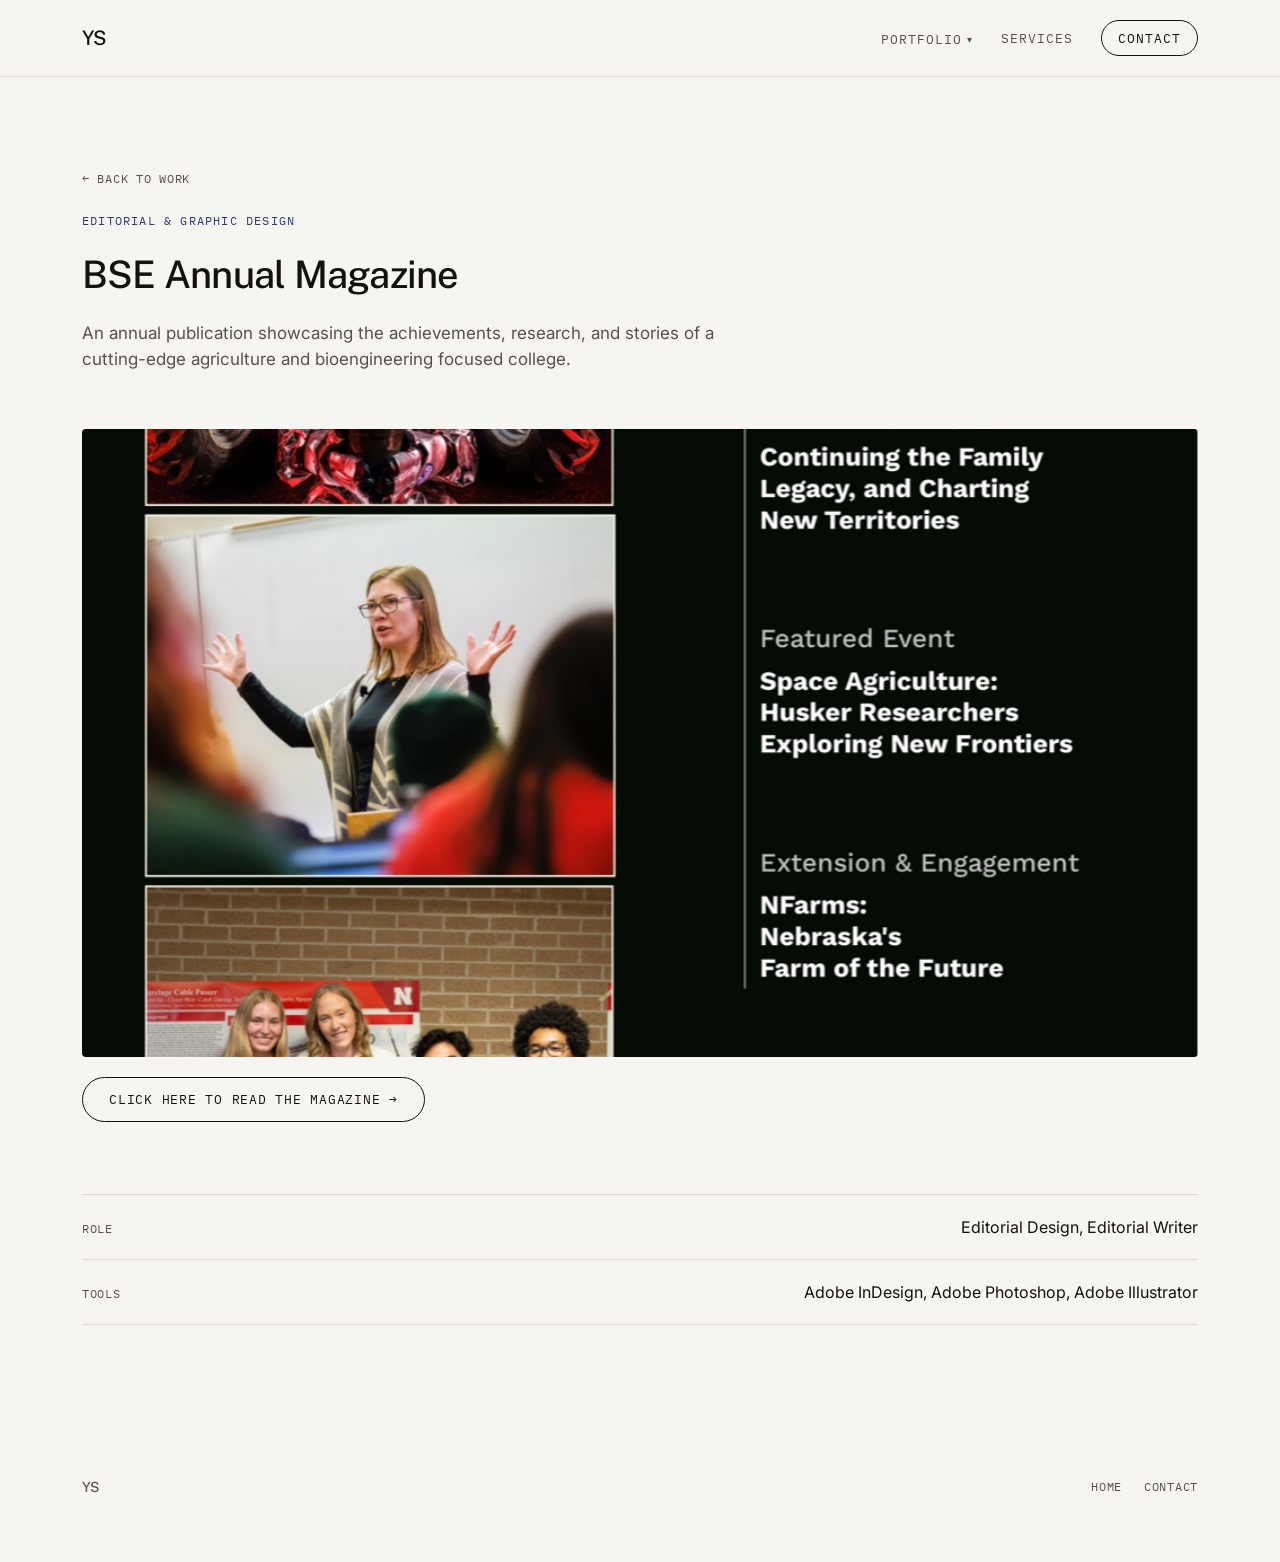
<file: projects/bse-magazine.html>
<!DOCTYPE html>
<html lang="en">
<head>
<meta charset="UTF-8">
<meta name="viewport" content="width=device-width, initial-scale=1">
<title>BSE Annual Magazine — Ys Portfolio</title>
<link rel="stylesheet" href="../styles.css">
</head>
<body>

<nav class="site-nav">
  <div class="wrap">
    <a href="../index.html" class="nav-mark">YS</a>
    <div class="nav-links">
      <div class="nav-dropdown">
        <button type="button" class="nav-dropdown-toggle" aria-haspopup="true" aria-expanded="false">Portfolio <span class="nav-dropdown-caret" aria-hidden="true">&#9662;</span></button>
        <div class="nav-dropdown-menu">
          <a href="../index.html#film">Film</a>
          <a href="../index.html#graphic-design">Graphic Design</a>
          <a href="../index.html#editorials">Editorials</a>
          <a href="../index.html#web">Web &amp; UX</a>
          <a href="../index.html#games">Games</a>
        </div>
      </div>
      <a href="../services.html">Services</a>
      <a href="../services.html#quote" class="nav-cta">Contact</a>
    </div>
  </div>
</nav>

<header class="project-hero">
  <div class="wrap">
    <a class="back-link" href="../index.html">&larr; Back to work</a>
    <p class="cat">Editorial &amp; Graphic Design</p>
    <h1>BSE Annual Magazine</h1>
    <p>An annual publication showcasing the achievements, research, and stories of a cutting-edge agriculture and bioengineering focused college.</p>
  </div>
</header>

<section class="project-media">
  <div class="wrap">
    <div class="media-placeholder">
      <img src="../assets/projects/bse-magazine/01-cover.jpg" alt="BSE Annual Magazine cover">
    </div>
    <a class="project-cta" href="https://online.fliphtml5.com/sazxe/kfku/#p=1" target="_blank" rel="noopener">Click here to read the magazine &rarr;</a>
  </div>
</section>

<section class="project-details">
  <div class="wrap">
    <ul class="contact-list">
      <li><span class="label">Role</span><span>Editorial Design, Editorial Writer</span></li>
      <li><span class="label">Tools</span><span>Adobe InDesign, Adobe Photoshop, Adobe Illustrator</span></li>
    </ul>
  </div>
</section>

<footer class="site-footer">
  <div class="wrap" style="display:flex; align-items:center; justify-content:space-between; width:100%; flex-wrap:wrap; gap:20px;">
    <span class="footer-mark">YS</span>
    <div class="footer-links">
      <a href="../index.html">Home</a>
      <a href="../services.html#quote">Contact</a>
    </div>
  </div>
</footer>

<script src="../assets/js/nav-dropdown.js"></script>

</body>
</html>
</file>
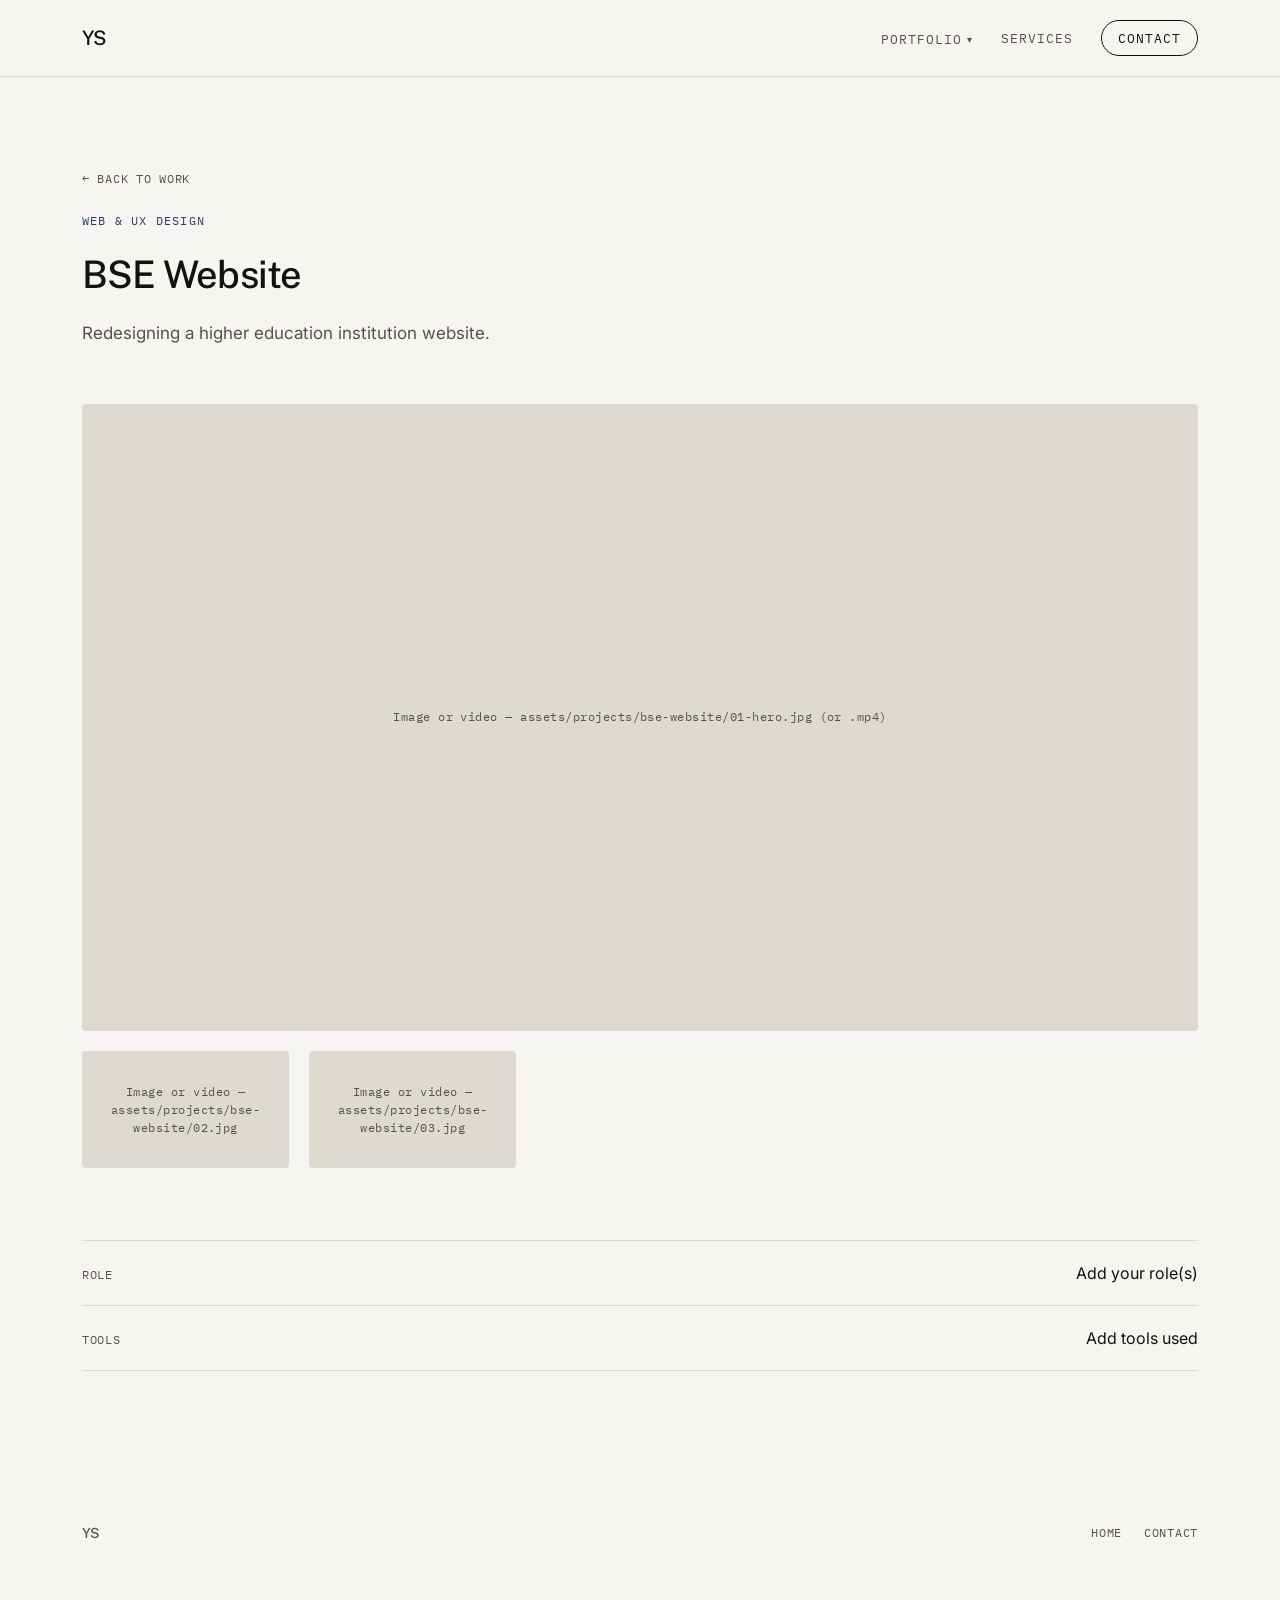
<file: projects/bse-website.html>
<!DOCTYPE html>
<html lang="en">
<head>
<meta charset="UTF-8">
<meta name="viewport" content="width=device-width, initial-scale=1">
<title>BSE Website — Ys Portfolio</title>
<link rel="stylesheet" href="../styles.css">
</head>
<body>

<nav class="site-nav">
  <div class="wrap">
    <a href="../index.html" class="nav-mark">YS</a>
    <div class="nav-links">
      <div class="nav-dropdown">
        <button type="button" class="nav-dropdown-toggle" aria-haspopup="true" aria-expanded="false">Portfolio <span class="nav-dropdown-caret" aria-hidden="true">&#9662;</span></button>
        <div class="nav-dropdown-menu">
          <a href="../index.html#film">Film</a>
          <a href="../index.html#graphic-design">Graphic Design</a>
          <a href="../index.html#editorials">Editorials</a>
          <a href="../index.html#web">Web &amp; UX</a>
          <a href="../index.html#games">Games</a>
        </div>
      </div>
      <a href="../services.html">Services</a>
      <a href="../services.html#quote" class="nav-cta">Contact</a>
    </div>
  </div>
</nav>

<header class="project-hero">
  <div class="wrap">
    <a class="back-link" href="../index.html">&larr; Back to work</a>
    <p class="cat">Web &amp; UX Design</p>
    <h1>BSE Website</h1>
    <p>Redesigning a higher education institution website.</p>
  </div>
</header>

<section class="project-media">
  <div class="wrap">
    <div class="media-placeholder">
      <span>Image or video — assets/projects/bse-website/01-hero.jpg (or .mp4)</span>
    </div>
    <div class="project-gallery-grid">
      <div class="media-placeholder">
        <span>Image or video — assets/projects/bse-website/02.jpg</span>
      </div>
      <div class="media-placeholder">
        <span>Image or video — assets/projects/bse-website/03.jpg</span>
      </div>
    </div>
  </div>
</section>

<section class="project-details">
  <div class="wrap">
    <ul class="contact-list">
      <li><span class="label">Role</span><span>Add your role(s)</span></li>
      <li><span class="label">Tools</span><span>Add tools used</span></li>
    </ul>
  </div>
</section>

<footer class="site-footer">
  <div class="wrap" style="display:flex; align-items:center; justify-content:space-between; width:100%; flex-wrap:wrap; gap:20px;">
    <span class="footer-mark">YS</span>
    <div class="footer-links">
      <a href="../index.html">Home</a>
      <a href="../services.html#quote">Contact</a>
    </div>
  </div>
</footer>

<script src="../assets/js/nav-dropdown.js"></script>

</body>
</html>
</file>
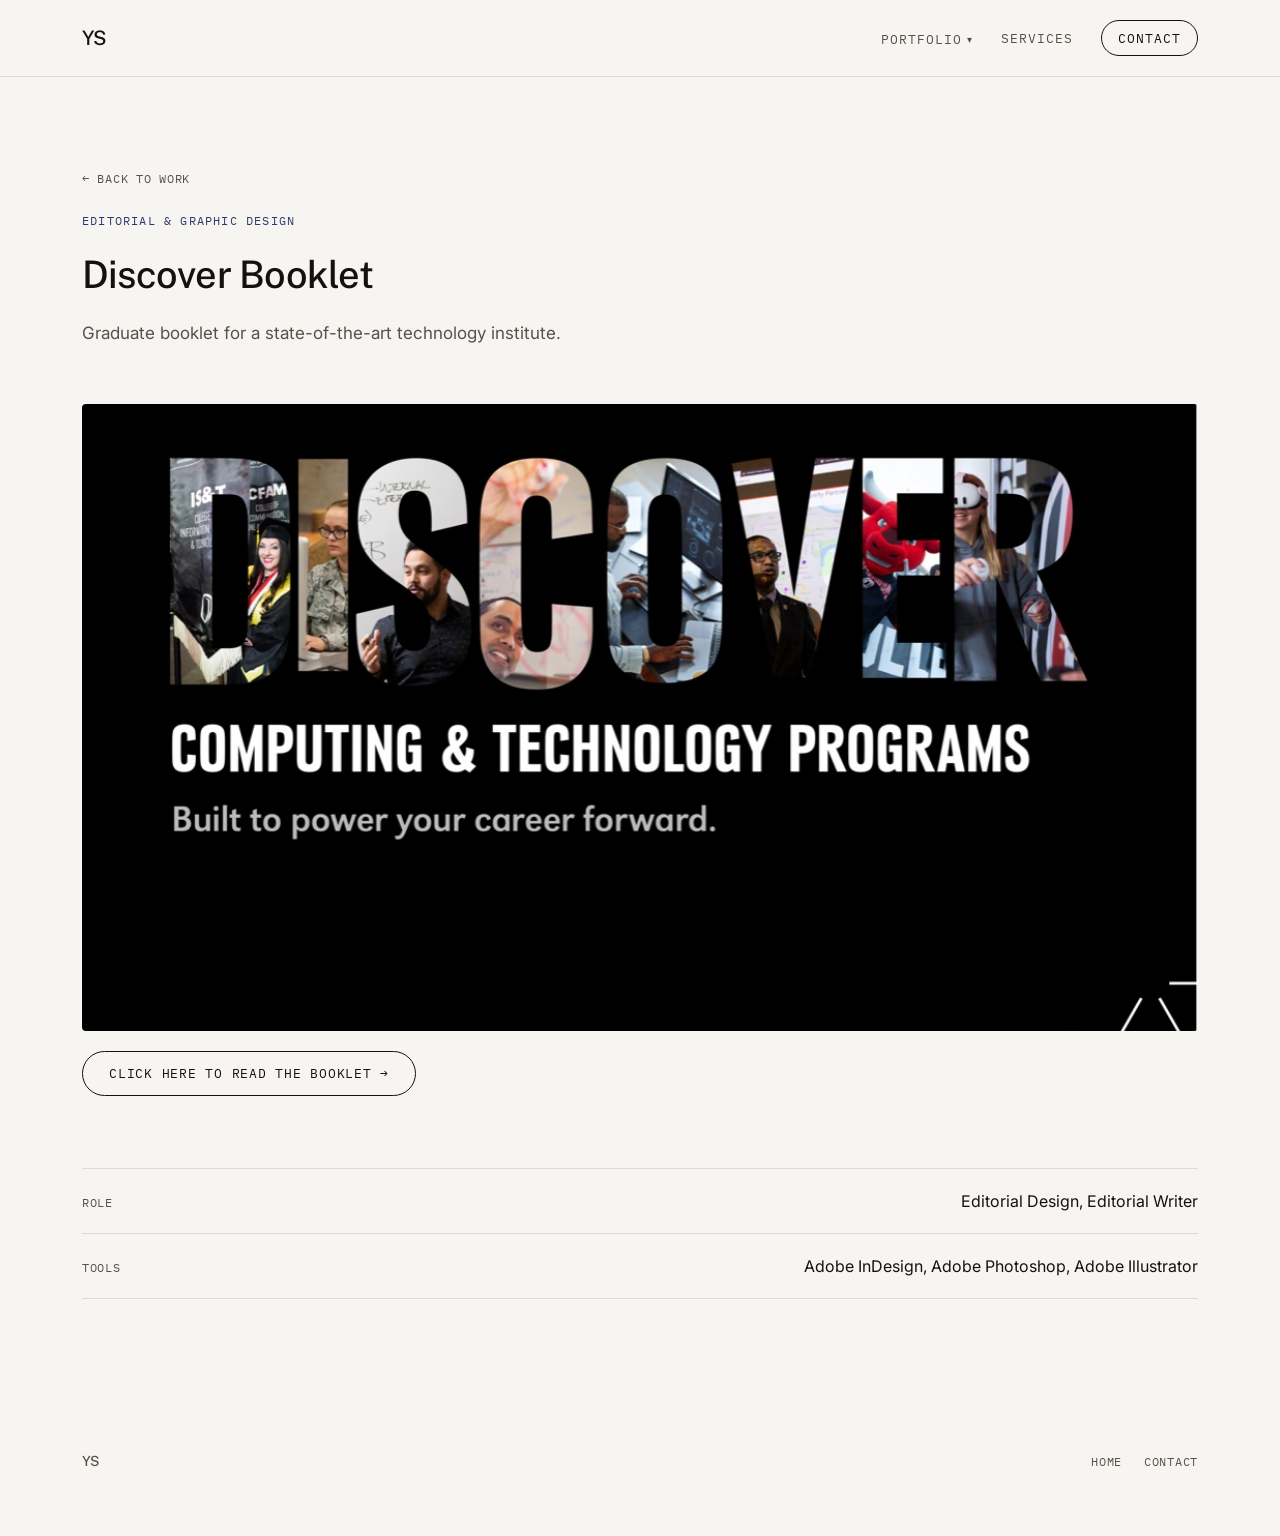
<file: projects/discover-booklet.html>
<!DOCTYPE html>
<html lang="en">
<head>
<meta charset="UTF-8">
<meta name="viewport" content="width=device-width, initial-scale=1">
<title>Discover Booklet — Ys Portfolio</title>
<link rel="stylesheet" href="../styles.css">
</head>
<body>

<nav class="site-nav">
  <div class="wrap">
    <a href="../index.html" class="nav-mark">YS</a>
    <div class="nav-links">
      <div class="nav-dropdown">
        <button type="button" class="nav-dropdown-toggle" aria-haspopup="true" aria-expanded="false">Portfolio <span class="nav-dropdown-caret" aria-hidden="true">&#9662;</span></button>
        <div class="nav-dropdown-menu">
          <a href="../index.html#film">Film</a>
          <a href="../index.html#graphic-design">Graphic Design</a>
          <a href="../index.html#editorials">Editorials</a>
          <a href="../index.html#web">Web &amp; UX</a>
          <a href="../index.html#games">Games</a>
        </div>
      </div>
      <a href="../services.html">Services</a>
      <a href="../services.html#quote" class="nav-cta">Contact</a>
    </div>
  </div>
</nav>

<header class="project-hero">
  <div class="wrap">
    <a class="back-link" href="../index.html">&larr; Back to work</a>
    <p class="cat">Editorial &amp; Graphic Design</p>
    <h1>Discover Booklet</h1>
    <p>Graduate booklet for a state-of-the-art technology institute.</p>
  </div>
</header>

<section class="project-media">
  <div class="wrap">
    <div class="media-placeholder">
      <img src="../assets/projects/discover-booklet/01-cover.jpg" alt="Discover Booklet cover">
    </div>
    <a class="project-cta" href="../assets/projects/discover-booklet/discover-booklet.pdf" target="_blank" rel="noopener">Click here to read the booklet &rarr;</a>
  </div>
</section>

<section class="project-details">
  <div class="wrap">
    <ul class="contact-list">
      <li><span class="label">Role</span><span>Editorial Design, Editorial Writer</span></li>
      <li><span class="label">Tools</span><span>Adobe InDesign, Adobe Photoshop, Adobe Illustrator</span></li>
    </ul>
  </div>
</section>

<footer class="site-footer">
  <div class="wrap" style="display:flex; align-items:center; justify-content:space-between; width:100%; flex-wrap:wrap; gap:20px;">
    <span class="footer-mark">YS</span>
    <div class="footer-links">
      <a href="../index.html">Home</a>
      <a href="../services.html#quote">Contact</a>
    </div>
  </div>
</footer>

<script src="../assets/js/nav-dropdown.js"></script>

</body>
</html>
</file>
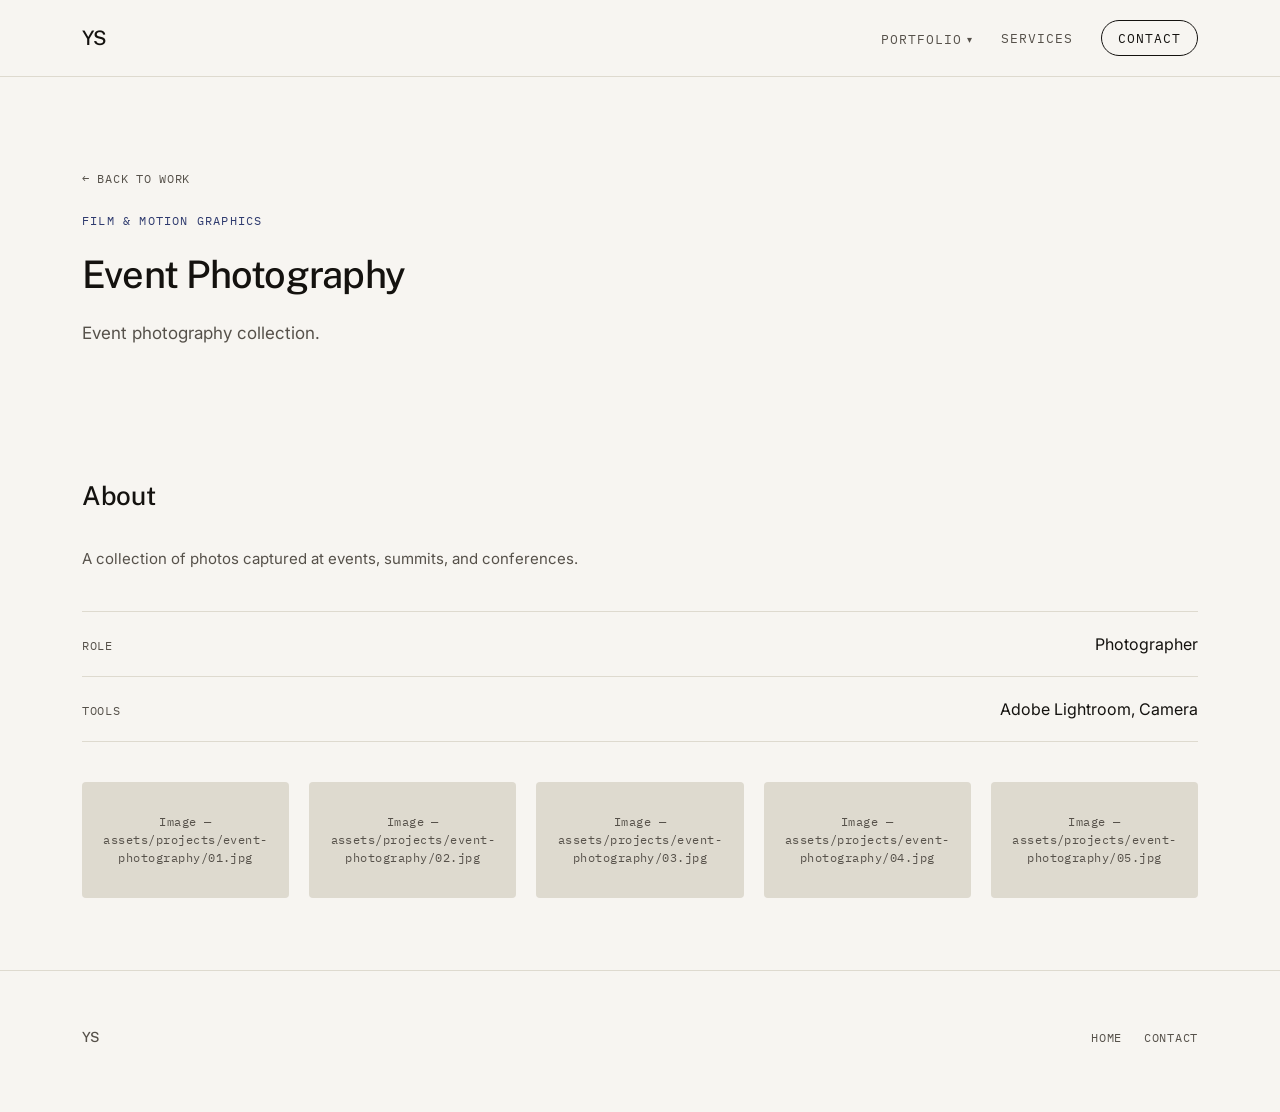
<file: projects/event-photography.html>
<!DOCTYPE html>
<html lang="en">
<head>
<meta charset="UTF-8">
<meta name="viewport" content="width=device-width, initial-scale=1">
<title>Event Photography — Ys Portfolio</title>
<link rel="stylesheet" href="../styles.css">
</head>
<body>

<nav class="site-nav">
  <div class="wrap">
    <a href="../index.html" class="nav-mark">YS</a>
    <div class="nav-links">
      <div class="nav-dropdown">
        <button type="button" class="nav-dropdown-toggle" aria-haspopup="true" aria-expanded="false">Portfolio <span class="nav-dropdown-caret" aria-hidden="true">&#9662;</span></button>
        <div class="nav-dropdown-menu">
          <a href="../index.html#film">Film</a>
          <a href="../index.html#graphic-design">Graphic Design</a>
          <a href="../index.html#editorials">Editorials</a>
          <a href="../index.html#web">Web &amp; UX</a>
          <a href="../index.html#games">Games</a>
        </div>
      </div>
      <a href="../services.html">Services</a>
      <a href="../services.html#quote" class="nav-cta">Contact</a>
    </div>
  </div>
</nav>

<header class="project-hero">
  <div class="wrap">
    <a class="back-link" href="../index.html">&larr; Back to work</a>
    <p class="cat">Film &amp; Motion Graphics</p>
    <h1>Event Photography</h1>
    <p>Event photography collection.</p>
  </div>
</header>

<section class="project-block">
  <div class="wrap">
    <h2 class="project-block-title">About</h2>
    <div class="project-subblock">
      <p>A collection of photos captured at events, summits, and conferences.</p>
    </div>
    <ul class="contact-list">
      <li><span class="label">Role</span><span>Photographer</span></li>
      <li><span class="label">Tools</span><span>Adobe Lightroom, Camera</span></li>
    </ul>
    <div class="project-subblock">
      <div class="project-gallery-grid">
        <div class="media-placeholder js-lightbox"><span>Image — assets/projects/event-photography/01.jpg</span></div>
        <div class="media-placeholder js-lightbox"><span>Image — assets/projects/event-photography/02.jpg</span></div>
        <div class="media-placeholder js-lightbox"><span>Image — assets/projects/event-photography/03.jpg</span></div>
        <div class="media-placeholder js-lightbox"><span>Image — assets/projects/event-photography/04.jpg</span></div>
        <div class="media-placeholder js-lightbox"><span>Image — assets/projects/event-photography/05.jpg</span></div>
      </div>
    </div>
  </div>
</section>

<footer class="site-footer">
  <div class="wrap" style="display:flex; align-items:center; justify-content:space-between; width:100%; flex-wrap:wrap; gap:20px;">
    <span class="footer-mark">YS</span>
    <div class="footer-links">
      <a href="../index.html">Home</a>
      <a href="../services.html#quote">Contact</a>
    </div>
  </div>
</footer>

<script src="../assets/js/nav-dropdown.js"></script>
<script src="../assets/js/lightbox.js"></script>

</body>
</html>
</file>
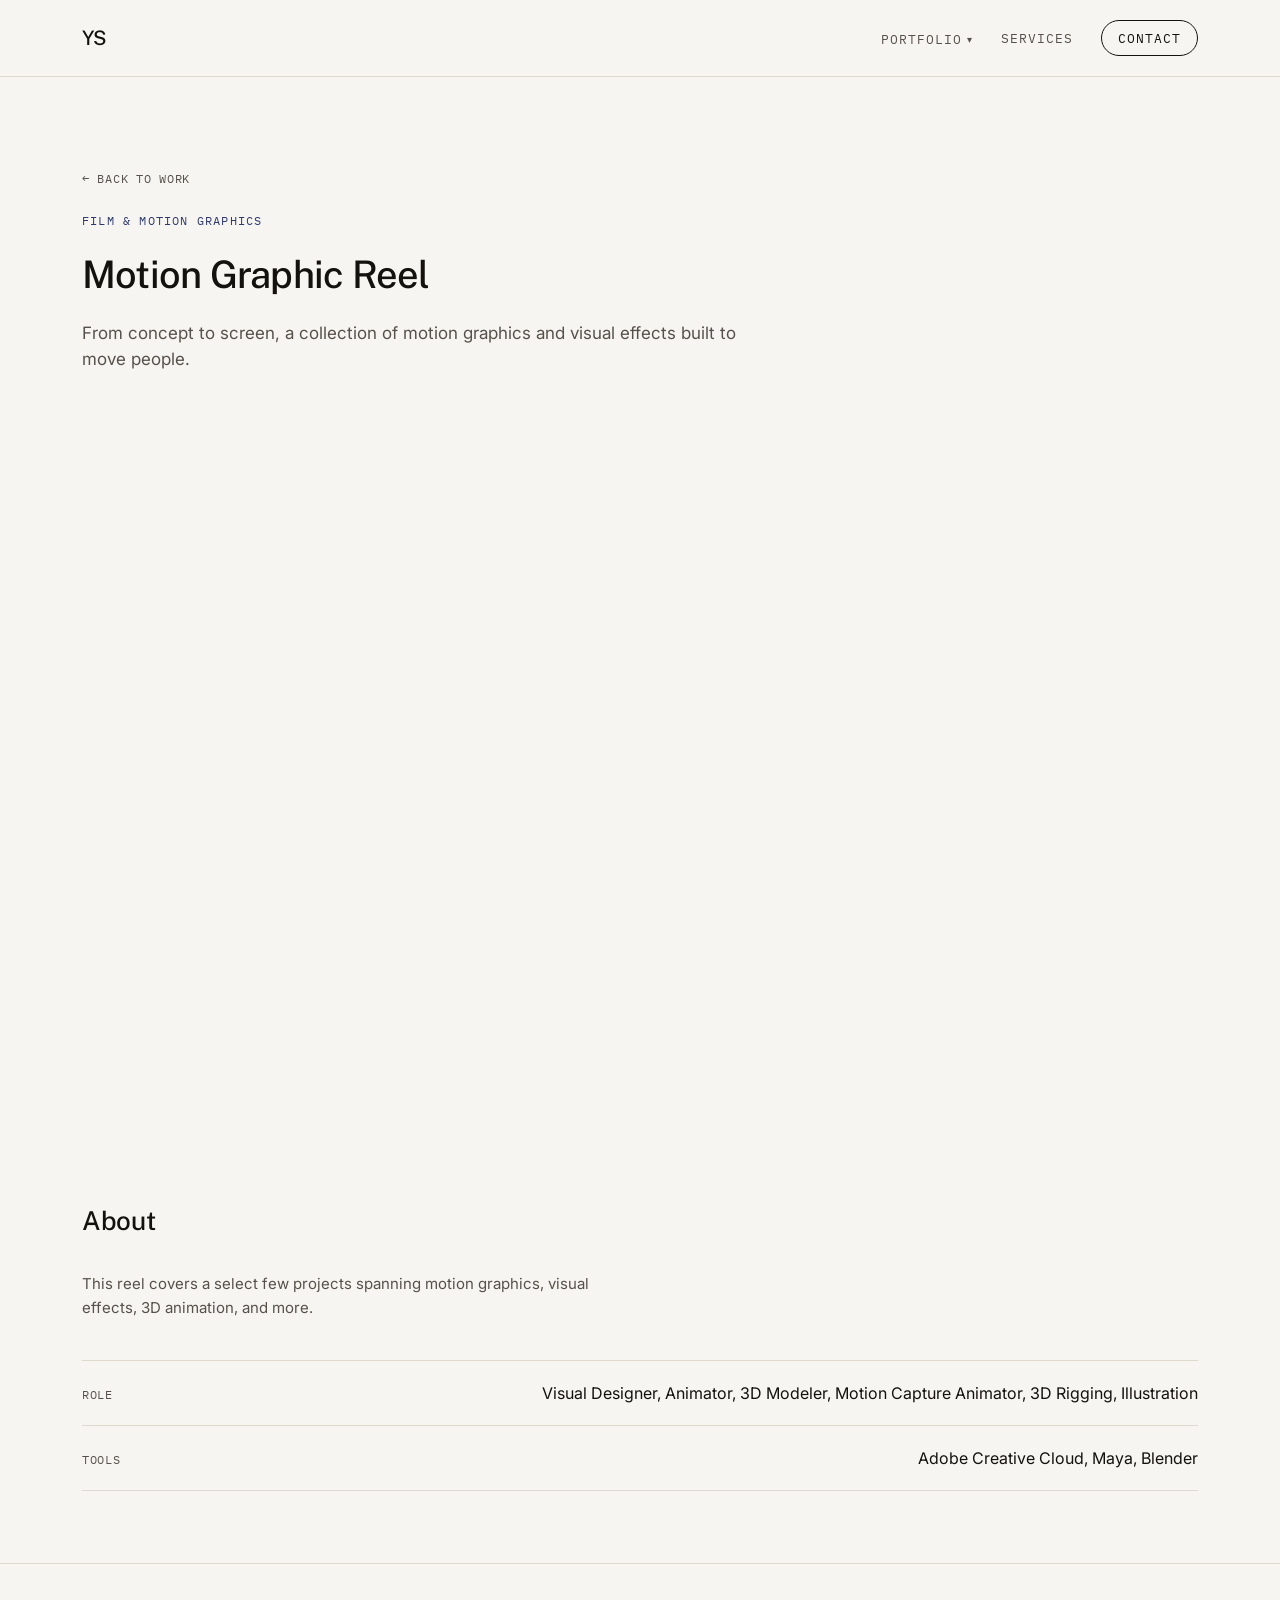
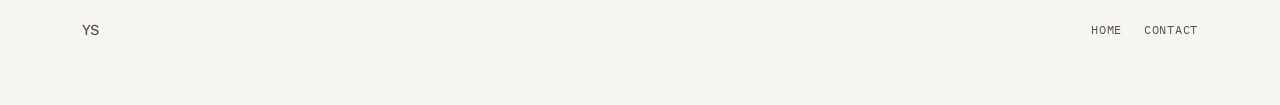
<file: projects/motion-reel.html>
<!DOCTYPE html>
<html lang="en">
<head>
<meta charset="UTF-8">
<meta name="viewport" content="width=device-width, initial-scale=1">
<title>Motion Graphic Reel — Ys Portfolio</title>
<link rel="stylesheet" href="../styles.css">
</head>
<body>

<nav class="site-nav">
  <div class="wrap">
    <a href="../index.html" class="nav-mark">YS</a>
    <div class="nav-links">
      <div class="nav-dropdown">
        <button type="button" class="nav-dropdown-toggle" aria-haspopup="true" aria-expanded="false">Portfolio <span class="nav-dropdown-caret" aria-hidden="true">&#9662;</span></button>
        <div class="nav-dropdown-menu">
          <a href="../index.html#film">Film</a>
          <a href="../index.html#graphic-design">Graphic Design</a>
          <a href="../index.html#editorials">Editorials</a>
          <a href="../index.html#web">Web &amp; UX</a>
          <a href="../index.html#games">Games</a>
        </div>
      </div>
      <a href="../services.html">Services</a>
      <a href="../services.html#quote" class="nav-cta">Contact</a>
    </div>
  </div>
</nav>

<header class="project-hero">
  <div class="wrap">
    <a class="back-link" href="../index.html">&larr; Back to work</a>
    <p class="cat">Film &amp; Motion Graphics</p>
    <h1>Motion Graphic Reel</h1>
    <p>From concept to screen, a collection of motion graphics and visual effects built to move people.</p>
  </div>
</header>

<section class="project-media">
  <div class="wrap">
    <div class="project-video">
      <iframe src="https://www.youtube-nocookie.com/embed/yO0mRCHGURI" title="Motion Graphic Reel" allow="accelerometer; autoplay; clipboard-write; encrypted-media; gyroscope; picture-in-picture; web-share" allowfullscreen loading="lazy"></iframe>
    </div>
  </div>
</section>

<section class="project-block">
  <div class="wrap">
    <h2 class="project-block-title">About</h2>
    <div class="project-subblock">
      <p>This reel covers a select few projects spanning motion graphics, visual effects, 3D animation, and more.</p>
    </div>
    <ul class="contact-list">
      <li><span class="label">Role</span><span>Visual Designer, Animator, 3D Modeler, Motion Capture Animator, 3D Rigging, Illustration</span></li>
      <li><span class="label">Tools</span><span>Adobe Creative Cloud, Maya, Blender</span></li>
    </ul>
  </div>
</section>

<footer class="site-footer">
  <div class="wrap" style="display:flex; align-items:center; justify-content:space-between; width:100%; flex-wrap:wrap; gap:20px;">
    <span class="footer-mark">YS</span>
    <div class="footer-links">
      <a href="../index.html">Home</a>
      <a href="../services.html#quote">Contact</a>
    </div>
  </div>
</footer>

<script src="../assets/js/nav-dropdown.js"></script>

</body>
</html>
</file>
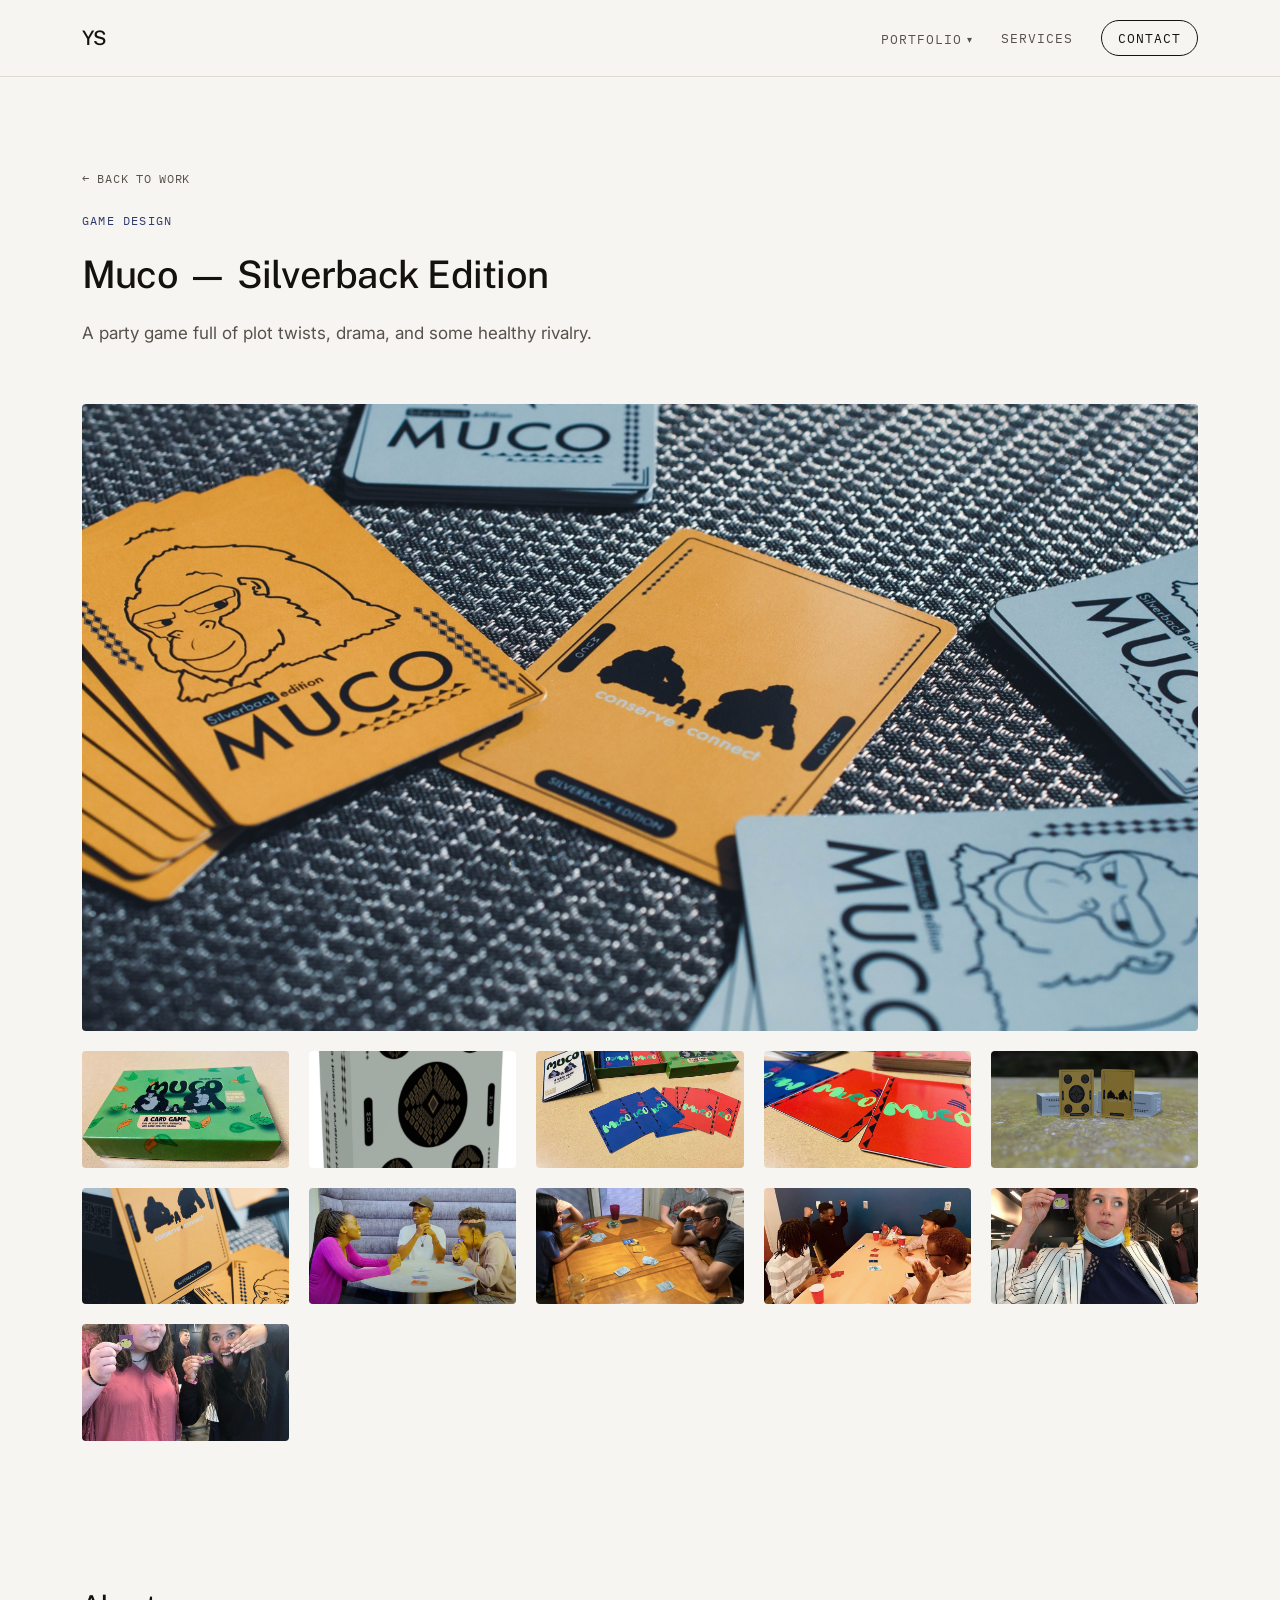
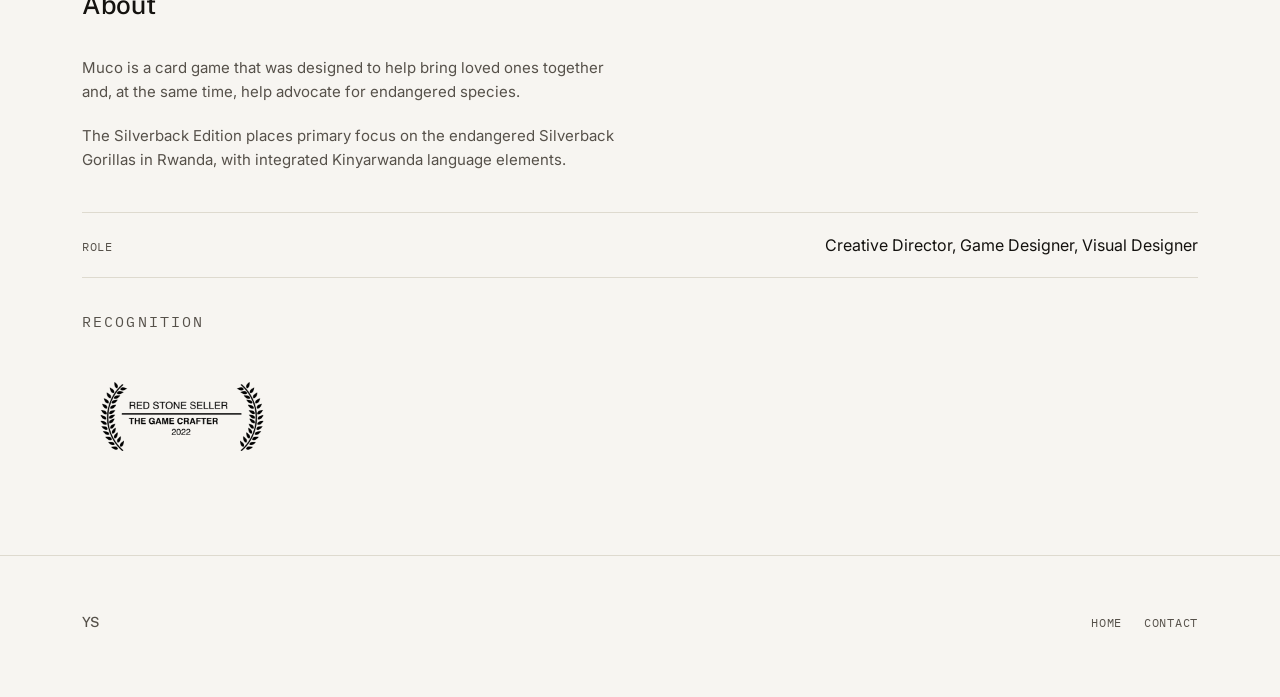
<file: projects/muco.html>
<!DOCTYPE html>
<html lang="en">
<head>
<meta charset="UTF-8">
<meta name="viewport" content="width=device-width, initial-scale=1">
<title>Muco — Ys Portfolio</title>
<link rel="stylesheet" href="../styles.css">
</head>
<body>

<nav class="site-nav">
  <div class="wrap">
    <a href="../index.html" class="nav-mark">YS</a>
    <div class="nav-links">
      <div class="nav-dropdown">
        <button type="button" class="nav-dropdown-toggle" aria-haspopup="true" aria-expanded="false">Portfolio <span class="nav-dropdown-caret" aria-hidden="true">&#9662;</span></button>
        <div class="nav-dropdown-menu">
          <a href="../index.html#film">Film</a>
          <a href="../index.html#graphic-design">Graphic Design</a>
          <a href="../index.html#editorials">Editorials</a>
          <a href="../index.html#web">Web &amp; UX</a>
          <a href="../index.html#games">Games</a>
        </div>
      </div>
      <a href="../services.html">Services</a>
      <a href="../services.html#quote" class="nav-cta">Contact</a>
    </div>
  </div>
</nav>

<header class="project-hero">
  <div class="wrap">
    <a class="back-link" href="../index.html">&larr; Back to work</a>
    <p class="cat">Game Design</p>
    <h1>Muco &mdash; Silverback Edition</h1>
    <p>A party game full of plot twists, drama, and some healthy rivalry.</p>
  </div>
</header>

<section class="project-media">
  <div class="wrap">
    <div class="media-placeholder js-lightbox">
      <img src="../assets/projects/muco/hero-01.jpg" alt="Muco Silverback Edition cards">
    </div>
    <div class="project-gallery-grid">
      <div class="media-placeholder js-lightbox"><img src="../assets/projects/muco/hero-02.jpg" alt="Muco Original Edition box"></div>
      <div class="media-placeholder js-lightbox"><img src="../assets/projects/muco/hero-03.jpg" alt="Muco Silverback Edition box"></div>
      <div class="media-placeholder js-lightbox"><img src="../assets/projects/muco/hero-04.jpg" alt="Muco Original Edition box contents"></div>
      <div class="media-placeholder js-lightbox"><img src="../assets/projects/muco/hero-05.jpg" alt="Muco Original Edition cards"></div>
      <div class="media-placeholder js-lightbox"><img src="../assets/projects/muco/hero-06.jpg" alt="Muco Silverback Edition card backs"></div>
      <div class="media-placeholder js-lightbox"><img src="../assets/projects/muco/hero-07.jpg" alt="Muco Silverback Edition card detail"></div>
      <div class="media-placeholder js-lightbox"><img src="../assets/projects/muco/hero-08.jpg" alt="Players sitting down to play Muco"></div>
      <div class="media-placeholder js-lightbox"><img src="../assets/projects/muco/hero-09.jpg" alt="Players around a table playing Muco"></div>
      <div class="media-placeholder js-lightbox"><img src="../assets/projects/muco/hero-10.jpg" alt="Players celebrating during a game of Muco"></div>
      <div class="media-placeholder js-lightbox"><img src="../assets/projects/muco/hero-11.jpg" alt="Player holding up a Muco character card"></div>
      <div class="media-placeholder js-lightbox"><img src="../assets/projects/muco/hero-12.jpg" alt="Players holding up Muco character cards"></div>
    </div>
  </div>
</section>

<section class="project-block">
  <div class="wrap">
    <h2 class="project-block-title">About</h2>
    <div class="project-subblock">
      <p>Muco is a card game that was designed to help bring loved ones together and, at the same time, help advocate for endangered species.</p>
      <p>The Silverback Edition places primary focus on the endangered Silverback Gorillas in Rwanda, with integrated Kinyarwanda language elements.</p>
    </div>
    <ul class="contact-list">
      <li><span class="label">Role</span><span>Creative Director, Game Designer, Visual Designer</span></li>
    </ul>
    <div class="project-recognition">
      <p class="trusted-label">Recognition</p>
      <div class="project-recognition-row">
        <img class="recognition-item" src="../assets/awards/muco-red-stone-seller.avif" alt="Red Stone Seller — The Game Crafter, 2022">
      </div>
    </div>
  </div>
</section>

<footer class="site-footer">
  <div class="wrap" style="display:flex; align-items:center; justify-content:space-between; width:100%; flex-wrap:wrap; gap:20px;">
    <span class="footer-mark">YS</span>
    <div class="footer-links">
      <a href="../index.html">Home</a>
      <a href="../services.html#quote">Contact</a>
    </div>
  </div>
</footer>

<script src="../assets/js/nav-dropdown.js"></script>
<script src="../assets/js/lightbox.js"></script>

</body>
</html>
</file>
<file: styles.css>
/* ===========================================================
   Ys Portfolio — design tokens
   Display: Public Sans (modern minimalist grotesk, weight-driven hierarchy — no italics, no bold by default)
   Body/UI: Inter
   Utility (labels/eyebrows): IBM Plex Mono
   Palette:
     --paper:   #F7F5F1  (warm off-white background)
     --ink:     #14120F  (near-black, warm not cold)
     --ink-60:  #56514A  (secondary text)
     --line:    #DEDACF  (hairline rule)
     --accent:  #2E3A6E  (deep indigo — signature color)
     --accent-2:#B8472A  (rust — sparingly, hover/active only)
   =========================================================== */

@import url('https://fonts.googleapis.com/css2?family=Public+Sans:wght@400;500;700&family=Inter:wght@400;500;600&family=IBM+Plex+Mono:wght@400;500&display=swap');

:root {
  --paper: #F7F5F1;
  --ink: #14120F;
  --ink-60: #56514A;
  --line: #DEDACF;
  --accent: #2E3A6E;
  --accent-2: #B8472A;

  --font-display: 'Public Sans', sans-serif;
  --font-body: 'Inter', sans-serif;
  --font-mono: 'IBM Plex Mono', monospace;

  --max-w: 1180px;
}

* { box-sizing: border-box; }

html { scroll-behavior: smooth; }

body {
  margin: 0;
  background: var(--paper);
  color: var(--ink);
  font-family: var(--font-body);
  font-size: 16px;
  line-height: 1.5;
  -webkit-font-smoothing: antialiased;
}

a { color: inherit; }

img { max-width: 100%; display: block; }

.wrap {
  max-width: var(--max-w);
  margin: 0 auto;
  padding: 0 32px;
}

/* ---------- Nav ---------- */
.site-nav {
  position: sticky;
  top: 0;
  z-index: 20;
  background: rgba(247, 245, 241, 0.92);
  backdrop-filter: blur(6px);
  border-bottom: 1px solid var(--line);
}

.site-nav .wrap {
  display: flex;
  align-items: center;
  justify-content: space-between;
  height: 76px;
}

.nav-mark {
  font-family: var(--font-display);
  font-size: 20px;
  font-weight: 500;
  letter-spacing: -0.01em;
  text-decoration: none;
}

.nav-links {
  display: flex;
  gap: 28px;
  align-items: center;
}

.nav-links a {
  text-decoration: none;
  font-family: var(--font-mono);
  font-size: 12.5px;
  letter-spacing: 0.08em;
  text-transform: uppercase;
  color: var(--ink-60);
  transition: color 0.15s ease;
}

.nav-links a:hover,
.nav-links a.active { color: var(--ink); }

.nav-links .nav-cta {
  border: 1px solid var(--ink);
  padding: 8px 16px;
  border-radius: 999px;
  color: var(--ink);
}

.nav-links .nav-cta:hover {
  background: var(--ink);
  color: var(--paper);
}

.nav-dropdown {
  position: relative;
}

.nav-dropdown-toggle {
  font-family: var(--font-mono);
  font-size: 12.5px;
  letter-spacing: 0.08em;
  text-transform: uppercase;
  color: var(--ink-60);
  background: none;
  border: none;
  padding: 0;
  margin: 0;
  cursor: pointer;
  display: inline-flex;
  align-items: center;
  gap: 5px;
  transition: color 0.15s ease;
}

.nav-dropdown-toggle:hover,
.nav-dropdown.is-open .nav-dropdown-toggle { color: var(--ink); }

.nav-dropdown-caret {
  font-size: 10px;
  transition: transform 0.15s ease;
}

.nav-dropdown.is-open .nav-dropdown-caret { transform: rotate(180deg); }

.nav-dropdown-menu {
  position: absolute;
  top: calc(100% + 16px);
  left: 0;
  background: var(--paper);
  border: 1px solid var(--line);
  border-radius: 8px;
  padding: 6px;
  min-width: 150px;
  display: flex;
  flex-direction: column;
  box-shadow: 0 8px 24px rgba(20, 18, 15, 0.1);
  opacity: 0;
  visibility: hidden;
  transform: translateY(-4px);
  transition: opacity 0.15s ease, transform 0.15s ease, visibility 0.15s ease;
}

.nav-dropdown.is-open .nav-dropdown-menu {
  opacity: 1;
  visibility: visible;
  transform: translateY(0);
}

.nav-dropdown-menu a {
  padding: 9px 10px;
  border-radius: 4px;
}

.nav-dropdown-menu a:hover { background: var(--line); color: var(--ink); }

@media (prefers-reduced-motion: reduce) {
  .nav-dropdown-menu,
  .nav-dropdown-caret { transition: none; }
}

/* ---------- Hero ---------- */
.hero {
  padding: 96px 0 72px;
  border-bottom: 1px solid var(--line);
}

.hero-eyebrow {
  margin: 0 0 22px;
  font-family: var(--font-display);
  font-weight: 500;
  font-size: 16px;
  color: var(--accent);
}

.hero h1 {
  font-family: var(--font-display);
  font-weight: 500;
  font-size: clamp(28px, 4.4vw, 46px);
  line-height: 1.12;
  letter-spacing: -0.02em;
  margin: 0 0 28px;
  max-width: 20ch;
}

.hero h1 em {
  font-style: normal;
  font-weight: 500;
  color: var(--accent);
}

.hero-tagline {
  max-width: 46ch;
  font-family: var(--font-body);
  font-weight: 600;
  font-size: 18px;
  color: var(--ink);
  margin: 0 0 6px;
}

.hero-sub {
  max-width: 46ch;
  color: var(--ink-60);
  font-size: 17px;
  margin: 0;
}

.hero .hero-ctas { margin-top: 32px; }

.hero-animated {
  font-family: var(--font-display);
  font-weight: 500;
  font-size: clamp(28px, 4.4vw, 46px);
  line-height: 1.18;
  letter-spacing: -0.02em;
  margin: 0 0 28px;
}

.hero-animated .static-part { display: block; }

.hero-animated .rotator {
  display: block;
  color: var(--accent);
  font-style: normal;
  min-height: 1.2em;
}

.hero-animated .cursor {
  display: inline-block;
  animation: blink 0.9s step-end infinite;
}

@keyframes blink { 50% { opacity: 0; } }

.sr-only {
  position: absolute;
  width: 1px; height: 1px;
  padding: 0; margin: -1px;
  overflow: hidden;
  clip: rect(0,0,0,0);
  white-space: nowrap;
  border: 0;
}

@media (prefers-reduced-motion: reduce) {
  .hero-animated .cursor { animation: none; }
}

/* ---------- Recognition strip ---------- */
.recognition-strip {
  padding: 72px 0;
  border-bottom: 1px solid var(--line);
}

.trusted-label {
  font-family: var(--font-mono);
  font-size: 12.5px;
  letter-spacing: 0.14em;
  text-transform: uppercase;
  color: var(--ink-60);
  margin: 0 0 22px;
}

.recognition-row {
  overflow: hidden;
}

.recognition-track {
  display: flex;
  width: max-content;
  animation: recognition-marquee 22s linear infinite;
}

.recognition-set {
  display: flex;
  align-items: center;
  gap: 56px;
  padding-right: 56px;
}

.recognition-item {
  flex: 0 0 auto;
  width: 200px;
  height: auto;
  filter: brightness(0);
}

@keyframes recognition-marquee {
  from { transform: translateX(0); }
  to { transform: translateX(-50%); }
}

@media (prefers-reduced-motion: reduce) {
  .recognition-track { animation: none; }
  .recognition-row { overflow-x: auto; }
  .recognition-set[aria-hidden="true"] { display: none; }
}

/* ---------- Section headers ---------- */
.category {
  padding: 72px 0;
  border-bottom: 1px solid var(--line);
}

.category:last-of-type { border-bottom: none; }

.category-head {
  display: flex;
  align-items: baseline;
  justify-content: space-between;
  gap: 24px;
  margin-bottom: 40px;
}

.category-head h2 {
  font-family: var(--font-display);
  font-weight: 500;
  letter-spacing: -0.01em;
  font-size: clamp(19px, 2.4vw, 24px);
  margin: 0;
}

.category-count {
  font-family: var(--font-mono);
  font-size: 12.5px;
  color: var(--ink-60);
  white-space: nowrap;
}

/* ---------- Project grid ---------- */
.grid {
  display: grid;
  grid-template-columns: repeat(3, 1fr);
  gap: 28px;
}

.card {
  text-decoration: none;
  color: var(--ink);
  display: block;
}

.card-media {
  position: relative;
  aspect-ratio: 4 / 5;
  overflow: hidden;
  background: var(--line);
  border-radius: 3px;
  margin-bottom: 16px;
}

.card-media img {
  width: 100%;
  height: 100%;
  object-fit: cover;
  transition: transform 0.5s cubic-bezier(0.2, 0.7, 0.2, 1);
}

.card:hover .card-media img { transform: scale(1.045); }

.card-status {
  position: absolute;
  top: 12px;
  left: 12px;
  background: var(--paper);
  font-family: var(--font-mono);
  font-size: 11px;
  letter-spacing: 0.06em;
  text-transform: uppercase;
  padding: 4px 9px;
  border-radius: 999px;
  color: var(--ink-60);
}

.card h3 {
  font-family: var(--font-display);
  font-weight: 500;
  letter-spacing: -0.005em;
  font-size: 17px;
  margin: 0 0 6px;
}

.card p {
  font-size: 14px;
  color: var(--ink-60);
  margin: 0 0 10px;
  line-height: 1.45;
}

.card-link {
  font-family: var(--font-mono);
  font-size: 11.5px;
  letter-spacing: 0.06em;
  text-transform: uppercase;
  color: var(--accent);
  display: inline-flex;
  align-items: center;
  gap: 6px;
}

.card-link::after {
  content: '→';
  transition: transform 0.15s ease;
}

.card:hover .card-link::after { transform: translateX(3px); }

/* ---------- Footer ---------- */
.site-footer {
  padding: 56px 0 64px;
  display: flex;
  align-items: center;
  justify-content: space-between;
  gap: 20px;
  flex-wrap: wrap;
}

.footer-mark {
  font-family: var(--font-display);
  font-weight: 500;
  font-size: 14px;
  color: var(--ink-60);
}

.footer-links {
  display: flex;
  gap: 22px;
}

.footer-links a {
  font-family: var(--font-mono);
  font-size: 12px;
  letter-spacing: 0.06em;
  text-transform: uppercase;
  text-decoration: none;
  color: var(--ink-60);
}

.footer-links a:hover { color: var(--ink); }

/* ---------- Contact page ---------- */
.contact-hero {
  padding: 96px 0 80px;
}

.contact-hero h1 {
  font-family: var(--font-display);
  font-weight: 500;
  letter-spacing: -0.02em;
  font-size: clamp(26px, 3.6vw, 38px);
  margin: 0 0 20px;
}

.contact-grid {
  display: grid;
  grid-template-columns: 1.1fr 0.9fr;
  gap: 64px;
  padding-bottom: 96px;
}

.contact-list {
  list-style: none;
  margin: 0;
  padding: 0;
}

.contact-list li {
  border-top: 1px solid var(--line);
  padding: 20px 0;
  display: flex;
  justify-content: space-between;
  align-items: baseline;
}

.contact-list li:last-child { border-bottom: 1px solid var(--line); }

.contact-list .label {
  font-family: var(--font-mono);
  font-size: 12px;
  letter-spacing: 0.06em;
  text-transform: uppercase;
  color: var(--ink-60);
}

.contact-list a {
  text-decoration: none;
  font-size: 16px;
}

.contact-list a:hover { color: var(--accent); }

.contact-form { display: flex; flex-direction: column; gap: 18px; }

.contact-form label {
  font-family: var(--font-mono);
  font-size: 11.5px;
  letter-spacing: 0.06em;
  text-transform: uppercase;
  color: var(--ink-60);
  display: block;
  margin-bottom: 6px;
}

.contact-form input,
.contact-form textarea {
  width: 100%;
  border: none;
  border-bottom: 1px solid var(--line);
  background: transparent;
  padding: 10px 2px;
  font-family: var(--font-body);
  font-size: 15px;
  color: var(--ink);
}

.contact-form input:focus,
.contact-form textarea:focus {
  outline: none;
  border-bottom-color: var(--accent);
}

.contact-form button {
  margin-top: 8px;
  align-self: flex-start;
  border: 1px solid var(--ink);
  background: var(--paper);
  color: var(--ink);
  font-family: var(--font-mono);
  font-size: 12.5px;
  letter-spacing: 0.06em;
  text-transform: uppercase;
  padding: 12px 26px;
  border-radius: 999px;
  cursor: pointer;
  transition: background 0.15s ease, color 0.15s ease;
}

.contact-form button:hover { background: var(--ink); color: var(--paper); }

.form-success {
  font-size: 16px;
  color: var(--ink);
  border: 1px solid var(--line);
  border-radius: 6px;
  padding: 24px;
  margin: 0;
}

.contact-form .form-row {
  display: grid;
  grid-template-columns: 1fr 1fr;
  gap: 18px;
}

/* ---------- Services page ---------- */
.btn {
  display: inline-flex;
  align-items: center;
  gap: 8px;
  font-family: var(--font-mono);
  font-size: 12.5px;
  letter-spacing: 0.06em;
  text-transform: uppercase;
  padding: 13px 26px;
  border-radius: 999px;
  text-decoration: none;
  border: 1px solid var(--ink);
  transition: opacity 0.15s ease, background 0.15s ease, color 0.15s ease;
}

.btn-solid { background: var(--paper); color: var(--ink); }
.btn-solid:hover { background: var(--ink); color: var(--paper); }

.btn-outline { background: var(--paper); color: var(--ink); }
.btn-outline:hover { background: var(--ink); color: var(--paper); }

.services-hero { padding: 88px 0 64px; border-bottom: 1px solid var(--line); }

.services-hero h1 {
  font-family: var(--font-display);
  font-weight: 500;
  font-size: clamp(28px, 3.8vw, 42px);
  line-height: 1.18;
  letter-spacing: -0.02em;
  max-width: 22ch;
  margin: 0 0 24px;
}

.circle-word {
  color: var(--accent-2);
  text-decoration: underline;
  text-decoration-color: var(--accent-2);
  text-decoration-thickness: 3px;
  text-underline-offset: 6px;
}

.type-cursor {
  display: inline-block;
  color: var(--accent-2);
  text-decoration: none;
  animation: blink 0.9s step-end infinite;
}

.type-cursor.is-done { display: none; }

@media (prefers-reduced-motion: reduce) {
  .type-cursor { animation: none; }
}

.hero-lead {
  max-width: 46ch;
  font-family: var(--font-body);
  font-weight: 600;
  font-size: 19px;
  color: var(--ink);
  margin: 0 0 14px;
}

.services-hero .sub {
  max-width: 56ch;
  font-size: 17px;
  color: var(--ink-60);
  margin: 0 0 16px;
}

.services-hero .sub:last-of-type { margin-bottom: 32px; }

.hero-ctas { display: flex; gap: 14px; flex-wrap: wrap; }

.intro { padding: 64px 0; border-bottom: 1px solid var(--line); }

.intro-grid {
  display: grid;
  grid-template-columns: 0.8fr 1.2fr;
  gap: 56px;
  align-items: center;
}

.intro-media {
  aspect-ratio: 4 / 5;
  border-radius: 6px;
  overflow: hidden;
  background: var(--line);
}

.intro-media img { width: 100%; height: 100%; object-fit: cover; }

.intro-copy p { max-width: 62ch; font-size: 18px; color: var(--ink); margin: 0 0 22px; }
.intro-copy p:last-child { margin-bottom: 0; }

.section-head { margin-bottom: 40px; }

.section-head h2 {
  font-family: var(--font-display);
  font-weight: 500;
  letter-spacing: -0.01em;
  font-size: clamp(20px, 2.6vw, 26px);
  margin: 0 0 10px;
}

.section-head p { color: var(--ink-60); font-size: 16px; margin: 0; max-width: 56ch; }

.proof-head { display: flex; align-items: flex-end; justify-content: space-between; gap: 24px; }
.proof-head-btn { flex: 0 0 auto; white-space: nowrap; }

.tiers { padding: 72px 0; border-bottom: 1px solid var(--line); }

.tier-grid { display: grid; grid-template-columns: 1fr 1fr; gap: 28px; }

.tier-card {
  border: 1px solid var(--line);
  border-radius: 6px;
  padding: 40px 34px;
  display: flex;
  flex-direction: column;
  background: #FBFAF7;
  transition: transform 0.25s cubic-bezier(0.2, 0.7, 0.2, 1), box-shadow 0.25s ease, border-color 0.25s ease;
}

.tier-card:hover {
  transform: translateY(-6px);
  box-shadow: 0 18px 40px rgba(20, 18, 15, 0.12);
  border-color: var(--accent);
}

.tier-card.is-build { border-color: var(--ink); background: var(--paper); }
.tier-card.is-build:hover { border-color: var(--ink); }

.tier-card .btn-arrow { display: inline-block; transition: transform 0.2s ease; }
.tier-card:hover .btn-arrow { transform: translateX(4px); }

.tier-kicker {
  font-family: var(--font-mono);
  font-size: 11px;
  letter-spacing: 0.1em;
  text-transform: uppercase;
  color: var(--ink-60);
  margin: 0 0 14px;
}

.tier-card.is-build .tier-kicker { color: var(--accent-2); }

.tier-card h3 { font-family: var(--font-display); font-weight: 500; letter-spacing: -0.01em; font-size: 21px; margin: 0 0 10px; }

.tier-tagline { color: var(--ink-60); font-size: 15px; margin: 0 0 28px; line-height: 1.5; }

.tier-list { list-style: none; margin: 0 0 30px; padding: 0; flex: 1; }

.tier-list li {
  border-top: 1px solid var(--line);
  padding: 14px 0;
  font-size: 14.5px;
  color: var(--ink);
  line-height: 1.5;
}

.tier-best {
  font-size: 13.5px;
  color: var(--ink-60);
  margin: 0 0 24px;
  padding-top: 14px;
  border-top: 1px solid var(--line);
}

.tier-best strong { color: var(--ink); font-weight: 600; }

.process { padding: 72px 0; border-bottom: 1px solid var(--line); }

.process-grid { display: grid; grid-template-columns: repeat(4, 1fr); gap: 24px; }

.process-step {
  border: 1px solid var(--line);
  border-radius: 6px;
  padding: 24px 22px;
  transition: transform 0.25s cubic-bezier(0.2, 0.7, 0.2, 1), box-shadow 0.25s ease, border-color 0.25s ease;
}

.process-step:hover {
  transform: translateY(-6px);
  box-shadow: 0 18px 40px rgba(20, 18, 15, 0.12);
  border-color: var(--accent);
}

.process-num {
  width: 30px;
  height: 30px;
  border-radius: 999px;
  background: var(--paper);
  border: 2px solid var(--line);
  display: flex;
  align-items: center;
  justify-content: center;
  font-family: var(--font-mono);
  font-size: 11px;
  color: var(--ink-60);
  margin: 0 0 16px;
  transition: border-color 0.25s ease, background 0.25s ease, color 0.25s ease;
}

.process-step:hover .process-num {
  border-color: var(--accent);
  background: var(--accent);
  color: var(--paper);
}

.process-step h4 { font-family: var(--font-display); font-weight: 500; font-size: 16px; margin: 0 0 8px; }
.process-step p { font-size: 14px; color: var(--ink-60); line-height: 1.55; margin: 0; }

.proof { padding: 72px 0; border-bottom: 1px solid var(--line); }

.proof-badges {
  margin-top: 40px;
  display: flex;
  gap: 28px;
  flex-wrap: wrap;
  align-items: center;
  font-family: var(--font-mono);
  font-size: 12px;
  color: var(--ink-60);
}

.proof-badges span { border-left: 2px solid var(--accent); padding-left: 10px; }

.quote { padding: 80px 0 96px; }

.quote-copy p { color: var(--ink-60); font-size: 16px; max-width: 42ch; margin: 0 0 28px; }

/* ---------- About page ---------- */
.about-content {
  padding-bottom: 96px;
}

.about-content p {
  max-width: 60ch;
  font-size: 17px;
  color: var(--ink);
}

.about-content a {
  color: var(--accent);
}

.about-content a:hover {
  color: var(--ink);
}

/* ---------- Project detail pages ---------- */
.back-link {
  font-family: var(--font-mono);
  font-size: 12px;
  text-transform: uppercase;
  letter-spacing: 0.06em;
  text-decoration: none;
  color: var(--ink-60);
  display: inline-block;
  margin-bottom: 24px;
}

.back-link:hover { color: var(--ink); }

.project-hero {
  padding: 88px 0 40px;
}

.project-hero .cat {
  font-family: var(--font-mono);
  font-size: 12px;
  letter-spacing: 0.1em;
  text-transform: uppercase;
  color: var(--accent);
  margin: 0 0 16px;
}

.project-hero h1 {
  font-family: var(--font-display);
  font-weight: 500;
  letter-spacing: -0.02em;
  font-size: clamp(25px, 3.6vw, 38px);
  margin: 0 0 18px;
}

.project-hero p {
  max-width: 60ch;
  color: var(--ink-60);
  font-size: 17px;
}

.project-media {
  padding-bottom: 72px;
}

.media-placeholder {
  background: var(--line);
  border-radius: 4px;
  aspect-ratio: 16 / 9;
  display: flex;
  align-items: center;
  justify-content: center;
  text-align: center;
  padding: 24px;
  margin-bottom: 20px;
}

.media-placeholder span {
  font-family: var(--font-mono);
  font-size: 12px;
  letter-spacing: 0.04em;
  color: var(--ink-60);
}

.media-placeholder:has(img),
.media-placeholder:has(video) {
  padding: 0;
  overflow: hidden;
}

.project-cta {
  display: inline-flex;
  align-items: center;
  gap: 8px;
  border: 1px solid var(--ink);
  background: var(--paper);
  color: var(--ink);
  font-family: var(--font-mono);
  font-size: 12.5px;
  letter-spacing: 0.06em;
  text-transform: uppercase;
  text-decoration: none;
  padding: 12px 26px;
  border-radius: 999px;
  transition: background 0.15s ease, color 0.15s ease;
}

.project-cta:hover { background: var(--ink); color: var(--paper); }

.media-placeholder img,
.media-placeholder video {
  width: 100%;
  height: 100%;
  object-fit: cover;
  display: block;
}

.project-video {
  position: relative;
  aspect-ratio: 16 / 9;
  border-radius: 4px;
  overflow: hidden;
}

.media-rotator {
  position: relative;
  aspect-ratio: 16 / 9;
  border-radius: 4px;
  overflow: hidden;
  background: var(--line);
  cursor: pointer;
  margin-bottom: 20px;
}

.media-rotator img,
.media-rotator video {
  position: absolute;
  inset: 0;
  width: 100%;
  height: 100%;
  object-fit: cover;
  opacity: 0;
}

.media-rotator img.is-active,
.media-rotator video.is-active {
  opacity: 1;
}

.rotator-nav {
  position: absolute;
  top: 50%;
  transform: translateY(-50%);
  width: 40px;
  height: 40px;
  border-radius: 999px;
  border: 1px solid var(--line);
  background: var(--paper);
  color: var(--ink);
  font-family: var(--font-mono);
  font-size: 18px;
  line-height: 1;
  cursor: pointer;
  display: flex;
  align-items: center;
  justify-content: center;
  opacity: 0.85;
  z-index: 2;
}

.rotator-nav:hover { background: var(--line); opacity: 1; }

.rotator-prev { left: 12px; }
.rotator-next { right: 12px; }

.project-video iframe {
  position: absolute;
  inset: 0;
  width: 100%;
  height: 100%;
  border: 0;
}

.project-gallery-grid {
  display: grid;
  grid-template-columns: repeat(auto-fill, minmax(200px, 1fr));
  gap: 20px;
}

.project-gallery-grid .media-placeholder { margin-bottom: 0; }

.project-details {
  padding-bottom: 96px;
}

.project-badges {
  display: flex;
  flex-wrap: wrap;
  gap: 16px;
}

.project-badges img {
  width: 80px;
  height: auto;
  filter: brightness(0);
}

.project-recognition {
  margin-top: 32px;
}

.project-recognition .trusted-label {
  margin-bottom: 16px;
}

.project-recognition-row {
  display: flex;
  flex-wrap: nowrap;
  align-items: center;
  gap: 32px;
}

.project-recognition-row .recognition-item {
  flex: 1 1 0;
  min-width: 0;
  max-width: 200px;
}

.project-block {
  padding: 72px 0;
  border-bottom: 1px solid var(--line);
}

.project-block-title {
  font-family: var(--font-display);
  font-weight: 500;
  letter-spacing: -0.01em;
  font-size: clamp(20px, 2.6vw, 26px);
  margin: 0 0 32px;
}

.project-subblock {
  margin-bottom: 40px;
}

.project-two-col {
  display: grid;
  grid-template-columns: 1fr 1fr;
  gap: 40px;
}

.project-two-col .project-subblock {
  margin-bottom: 0;
}

.project-two-col .plain-list {
  max-width: none;
}

.project-subblock:last-child { margin-bottom: 0; }

.contact-list + .project-subblock { margin-top: 40px; }

/* ---------- Lightbox ---------- */
.js-lightbox { cursor: pointer; }

.lightbox-overlay {
  position: fixed;
  inset: 0;
  background: rgba(20, 18, 15, 0.92);
  display: flex;
  align-items: center;
  justify-content: center;
  padding: 40px;
  z-index: 100;
}

.lightbox-overlay[hidden] { display: none; }

.lightbox-content {
  max-width: 900px;
  max-height: 85vh;
  width: 100%;
  background: var(--paper);
  border-radius: 4px;
  padding: 24px;
  display: flex;
  align-items: center;
  justify-content: center;
  text-align: center;
  overflow: auto;
}

.lightbox-content img,
.lightbox-content video {
  max-width: 100%;
  max-height: 75vh;
  display: block;
  border-radius: 4px;
}

.lightbox-content span {
  font-family: var(--font-mono);
  font-size: 14px;
  letter-spacing: 0.04em;
  color: var(--ink-60);
}

.lightbox-close {
  position: fixed;
  top: 24px;
  right: 24px;
  width: 40px;
  height: 40px;
  border-radius: 999px;
  border: 1px solid var(--line);
  background: var(--paper);
  color: var(--ink);
  font-family: var(--font-mono);
  font-size: 18px;
  line-height: 1;
  cursor: pointer;
  display: flex;
  align-items: center;
  justify-content: center;
  z-index: 101;
}

.lightbox-close:hover { background: var(--line); }

.project-subblock-title {
  font-family: var(--font-display);
  font-weight: 500;
  font-size: 17px;
  margin: 0 0 10px;
}

.project-block p {
  max-width: 60ch;
  color: var(--ink-60);
  font-size: 15px;
  line-height: 1.6;
  margin: 0 0 20px;
}

.project-block p:last-child { margin-bottom: 0; }

.plain-list {
  list-style: none;
  margin: 0;
  padding: 0;
  max-width: 60ch;
}

.plain-list li {
  border-top: 1px solid var(--line);
  padding: 16px 0;
  color: var(--ink-60);
  font-size: 15px;
  line-height: 1.6;
}

.plain-list li:last-child { border-bottom: 1px solid var(--line); }

.plain-list li strong {
  color: var(--ink);
  font-weight: 600;
}

.todo-note {
  font-family: var(--font-mono);
  font-size: 12px;
  letter-spacing: 0.04em;
  color: var(--ink-60);
}

.media-placeholder--summary {
  aspect-ratio: auto;
  padding: 40px 24px;
}

/* ---------- Responsive ---------- */
@media (max-width: 900px) {
  .grid { grid-template-columns: repeat(2, 1fr); }
  .contact-grid { grid-template-columns: 1fr; gap: 48px; }
  .project-gallery-grid { grid-template-columns: 1fr; }
  .project-two-col { grid-template-columns: 1fr; }
  .proof-head { flex-direction: column; align-items: flex-start; }
  .intro-grid { grid-template-columns: 1fr; }
  .intro-media { max-width: 320px; }
  .tier-grid { grid-template-columns: 1fr; }
  .process-grid { grid-template-columns: 1fr 1fr; }
}

@media (max-width: 560px) {
  .wrap { padding: 0 20px; }
  .grid { grid-template-columns: 1fr; }
  .nav-links { gap: 16px; }
  .nav-links .nav-cta { padding: 7px 13px; }
  .site-nav .wrap { height: 64px; }
  .hero { padding: 56px 0 48px; }
  .recognition-strip { padding: 48px 0; }
  .recognition-set { gap: 36px; padding-right: 36px; }
  .recognition-item { width: 140px; }
  .category { padding: 48px 0; }
  .contact-list li { flex-direction: column; align-items: flex-start; gap: 6px; }
  .lightbox-overlay { padding: 16px; }
  .lightbox-content { padding: 16px; }
  .lightbox-close { top: 12px; right: 12px; }
  .rotator-nav { width: 34px; height: 34px; font-size: 16px; }
  .rotator-prev { left: 8px; }
  .rotator-next { right: 8px; }
  .process-grid { grid-template-columns: 1fr; }
  .contact-form .form-row { grid-template-columns: 1fr; }
}

/* Reduced motion */
@media (prefers-reduced-motion: reduce) {
  html { scroll-behavior: auto; }
  .card-media img, .card-link::after { transition: none; }
  .tier-card, .tier-card .btn-arrow { transition: none; }
  .tier-card:hover { transform: none; }
  .process-step, .process-num { transition: none; }
  .process-step:hover { transform: none; }
}

/* Visible keyboard focus */
a:focus-visible, button:focus-visible, input:focus-visible, textarea:focus-visible {
  outline: 2px solid var(--accent);
  outline-offset: 2px;
}
</file>
